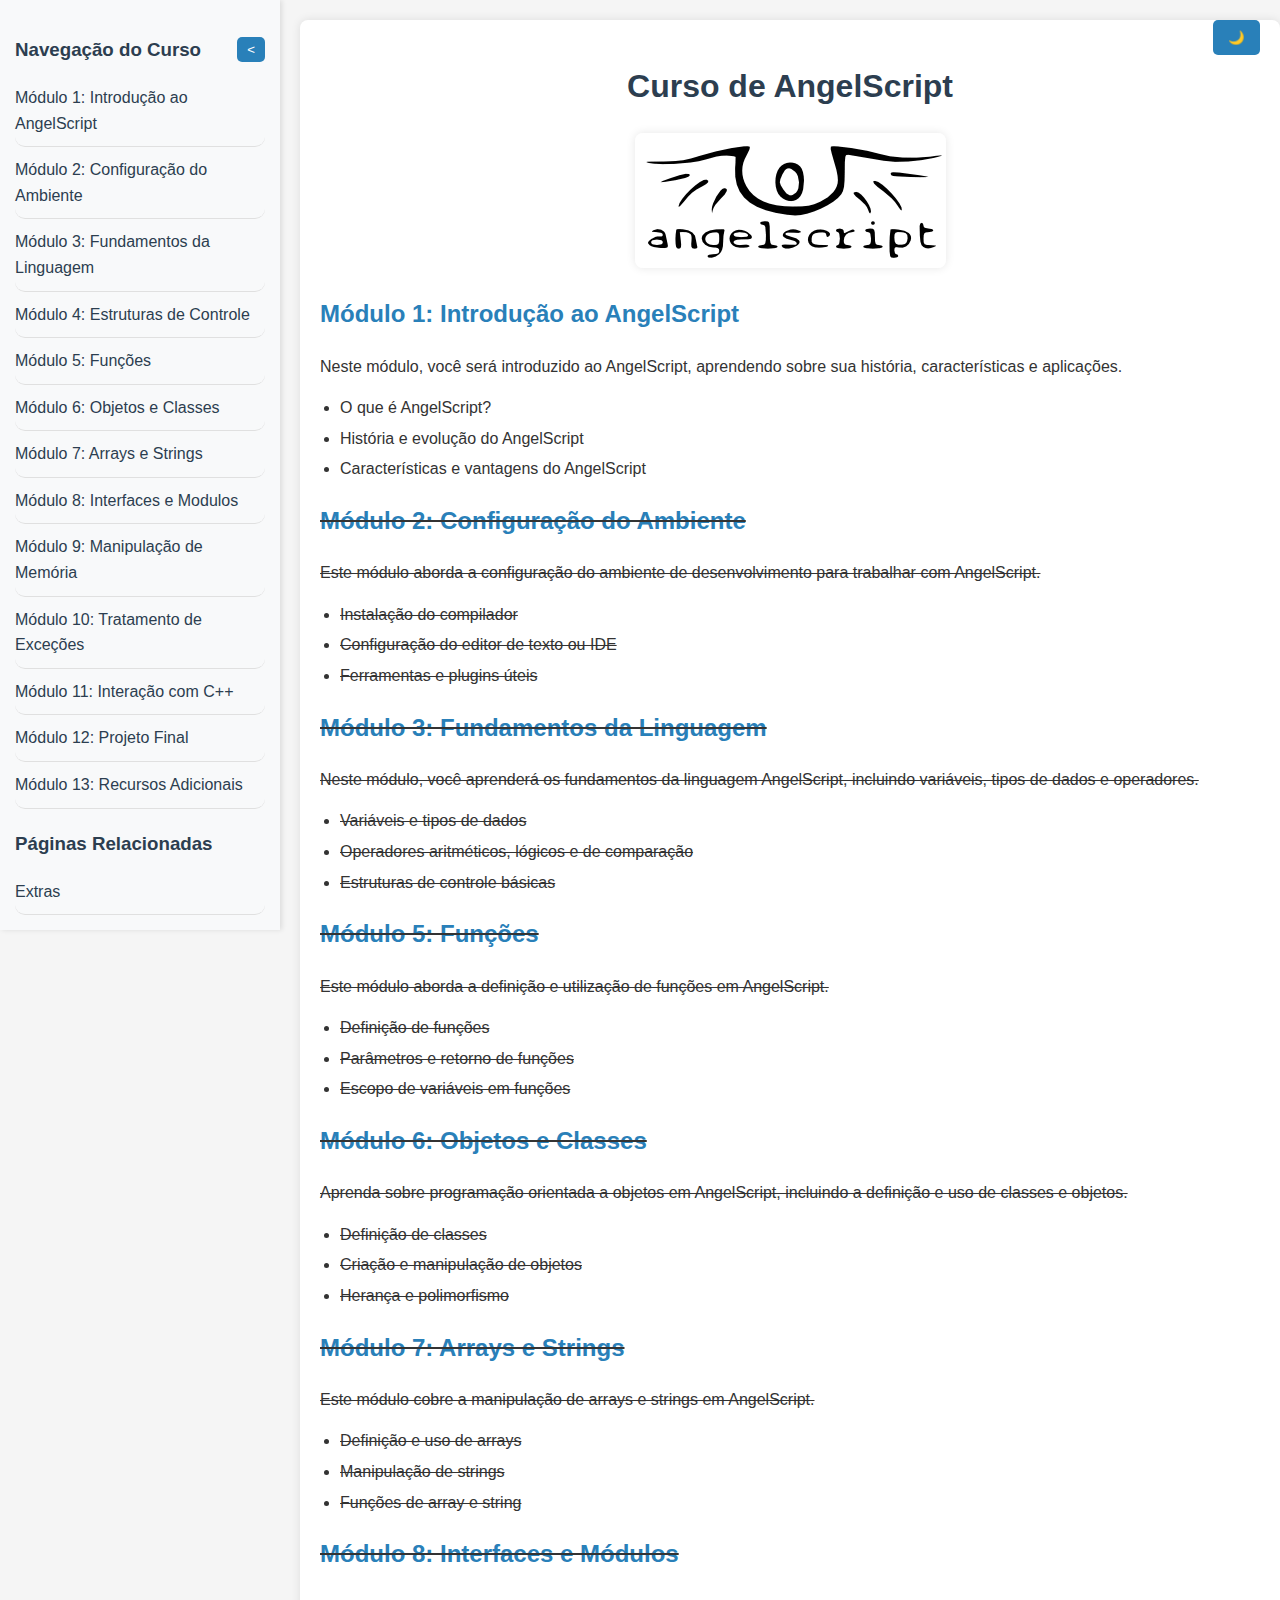
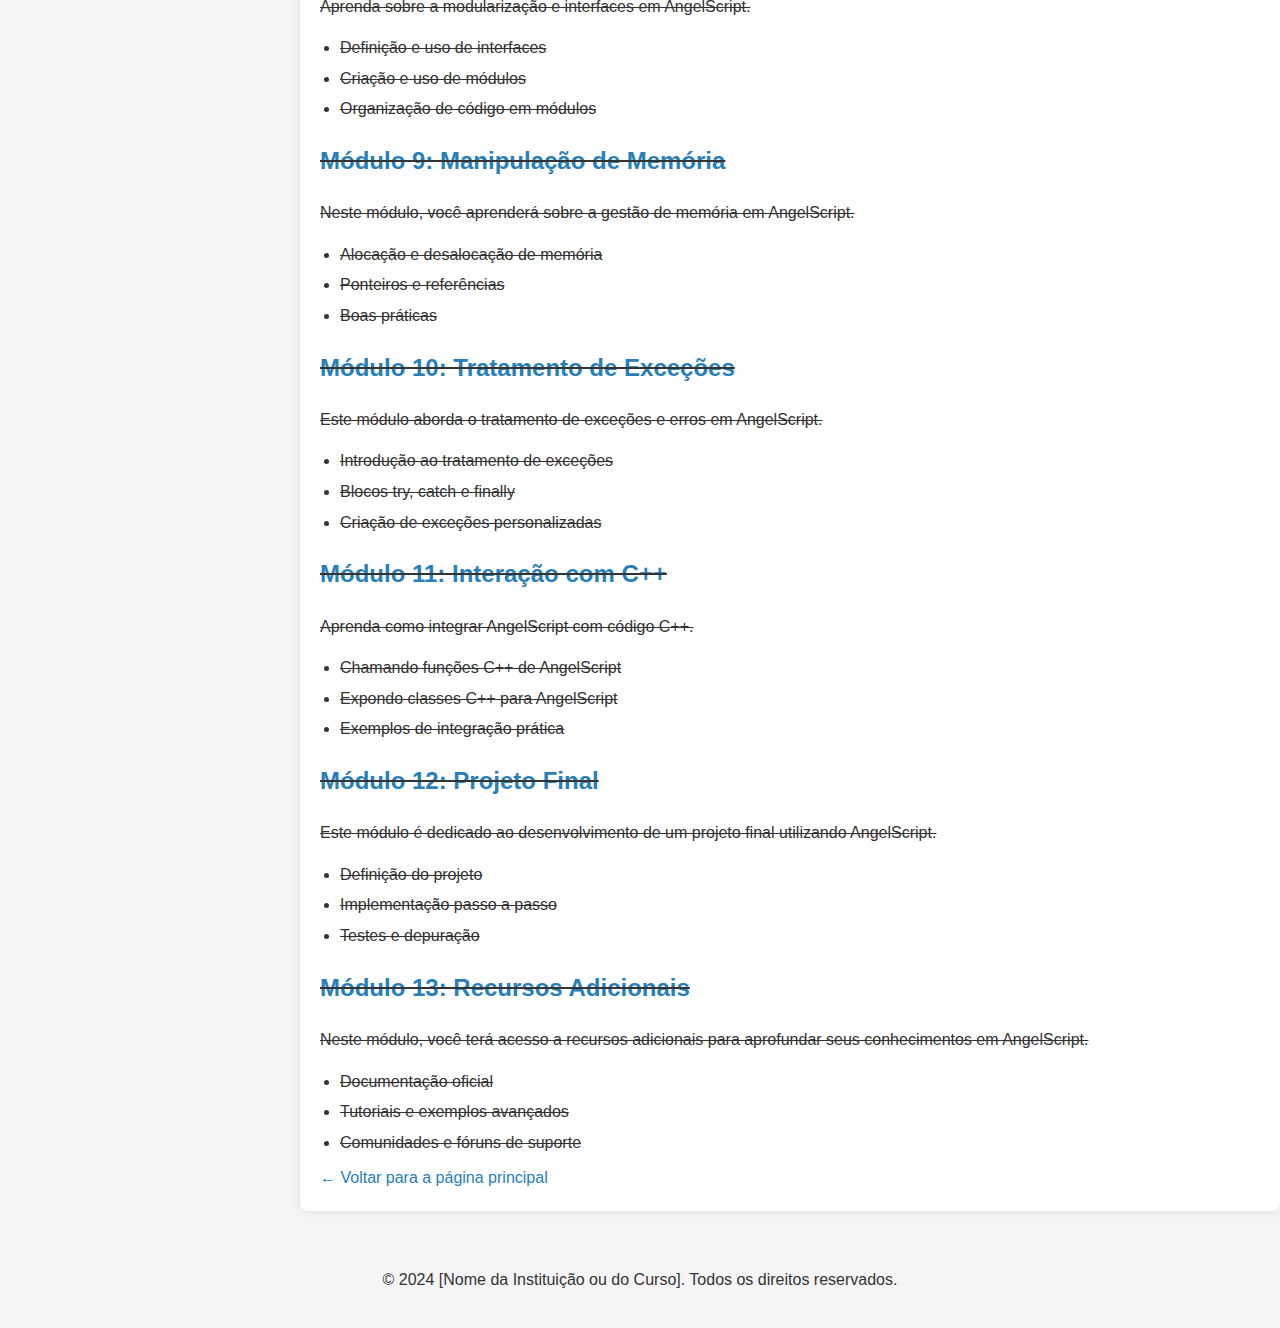
<file: index.html>
<!DOCTYPE html>
<html lang="pt-BR">
<head>
    <meta charset="UTF-8">
    <meta name="viewport" content="width=device-width, initial-scale=1.0">
    <title>Curso de AngelScript</title>
    <link rel="stylesheet" href="styles.css">
    <link rel="icon" href="imagens/angelscriptimage.png" type="image/x-icon">
</head>
<body>
    <!-- Botão para alternar entre modos claro e escuro -->
    <button class="dark-mode-toggle" id="dark-mode-toggle">🌙</button>

    <!-- Botão de Toggle para a Sidebar -->
    <button class="toggle-btn" id="toggle-sidebar">☰ Menu</button>
    
    <!-- Sidebar -->
    <div class="sidebar" id="sidebar">
        <h3>
            Navegação do Curso
            <button class="hide-sidebar-btn" id="hide-sidebar">&lt;</button>
        </h3>
        <nav>
            <a href="#intro">Módulo 1: Introdução ao AngelScript</a>
            <a href="#config">Módulo 2: Configuração do Ambiente</a>
            <a href="#fundamentos">Módulo 3: Fundamentos da Linguagem</a>
            <a href="#estruturas">Módulo 4: Estruturas de Controle</a>
            <a href="#funcoes">Módulo 5: Funções</a>
            <a href="#objetos">Módulo 6: Objetos e Classes</a>
            <a href="#arrays">Módulo 7: Arrays e Strings</a>
            <a href="#interfaces">Módulo 8: Interfaces e Modulos</a>
            <a href="#memoria">Módulo 9: Manipulação de Memória</a>
            <a href="#excecoes">Módulo 10: Tratamento de Exceções</a>
            <a href="#interacao">Módulo 11: Interação com C++</a>
            <a href="#projeto">Módulo 12: Projeto Final</a>
            <a href="#recursos">Módulo 13: Recursos Adicionais</a>
        </nav>
        <h3>Páginas Relacionadas</h3>
        <a href="extras.html">Extras</a>
        <a href="extras2.html">Extras2</a>
    </div>

    <!-- Conteúdo Principal -->
    <div class="container" id="main-content">
        <h1>Curso de AngelScript</h1>

        <!-- Espaço para a imagem -->
        <div class="image-container">
            <img src="imagens/angelscriptimage.png" alt="Imagem do Curso">
        </div>

        <!-- Módulo 1 -->
        <section>
            <h2 id="intro"><a href="introducao.html">Módulo 1: Introdução ao AngelScript</a></h2>
            <p>Neste módulo, você será introduzido ao AngelScript, aprendendo sobre sua história, características e aplicações.</p>
            <ul>
                <li>O que é AngelScript?</li>
                <li>História e evolução do AngelScript</li>
                <li>Características e vantagens do AngelScript</li>
            </ul>
        </section>

        <!-- Módulo 2 -->
        <s><section>
            <h2 id="config">Módulo 2: Configuração do Ambiente</h2>
            <p>Este módulo aborda a configuração do ambiente de desenvolvimento para trabalhar com AngelScript.</p>
            <ul>
                <li>Instalação do compilador</li>
                <li>Configuração do editor de texto ou IDE</li>
                <li>Ferramentas e plugins úteis</li>
            </ul>
        </section>

        <!-- Módulo 3 -->
        <section>
            <h2 id="fundamentos">Módulo 3: Fundamentos da Linguagem</h2>
            <p>Neste módulo, você aprenderá os fundamentos da linguagem AngelScript, incluindo variáveis, tipos de dados e operadores.</p>
            <ul>
                <li>Variáveis e tipos de dados</li>
                <li>Operadores aritméticos, lógicos e de comparação</li>
                <li>Estruturas de controle básicas</li>
            </ul>
        </section>

        <!-- Módulo 5 -->
        <section>
            <h2 id="funcoes">Módulo 5: Funções</h2>
            <p>Este módulo aborda a definição e utilização de funções em AngelScript.</p>
            <ul>
                <li>Definição de funções</li>
                <li>Parâmetros e retorno de funções</li>
                <li>Escopo de variáveis em funções</li>
            </ul>
        </section>

        <!-- Módulo 6 -->
        <section>
            <h2 id="objetos">Módulo 6: Objetos e Classes</h2>
            <p>Aprenda sobre programação orientada a objetos em AngelScript, incluindo a definição e uso de classes e objetos.</p>
            <ul>
                <li>Definição de classes</li>
                <li>Criação e manipulação de objetos</li>
                <li>Herança e polimorfismo</li>
            </ul>
        </section>

        <!-- Módulo 7 -->
        <section>
            <h2 id="arrays">Módulo 7: Arrays e Strings</h2>
            <p>Este módulo cobre a manipulação de arrays e strings em AngelScript.</p>
            <ul>
                <li>Definição e uso de arrays</li>
                <li>Manipulação de strings</li>
                <li>Funções de array e string</li>
            </ul>
        </section>

        <!-- Módulo 8 -->
        <section>
            <h2 id="interfaces">Módulo 8: Interfaces e Módulos</h2>
            <p>Aprenda sobre a modularização e interfaces em AngelScript.</p>
            <ul>
                <li>Definição e uso de interfaces</li>
                <li>Criação e uso de módulos</li>
                <li>Organização de código em módulos</li>
            </ul>
        </section>

        <!-- Módulo 9 -->
        <section>
            <h2 id="memoria">Módulo 9: Manipulação de Memória</h2>
            <p>Neste módulo, você aprenderá sobre a gestão de memória em AngelScript.</p>
            <ul>
                <li>Alocação e desalocação de memória</li>
                <li>Ponteiros e referências</li>
                <li>Boas práticas</li>
            </ul>
        </section>

        <!-- Módulo 10 -->
        <section>
            <h2 id="excecoes">Módulo 10: Tratamento de Exceções</h2>
            <p>Este módulo aborda o tratamento de exceções e erros em AngelScript.</p>
            <ul>
                <li>Introdução ao tratamento de exceções</li>
                <li>Blocos try, catch e finally</li>
                <li>Criação de exceções personalizadas</li>
            </ul>
        </section>

        <!-- Módulo 11 -->
        <section>
            <h2 id="interacao">Módulo 11: Interação com C++</h2>
            <p>Aprenda como integrar AngelScript com código C++.</p>
            <ul>
                <li>Chamando funções C++ de AngelScript</li>
                <li>Expondo classes C++ para AngelScript</li>
                <li>Exemplos de integração prática</li>
            </ul>
        </section>

        <!-- Módulo 12 -->
        <section>
            <h2 id="projeto">Módulo 12: Projeto Final</h2>
            <p>Este módulo é dedicado ao desenvolvimento de um projeto final utilizando AngelScript.</p>
            <ul>
                <li>Definição do projeto</li>
                <li>Implementação passo a passo</li>
                <li>Testes e depuração</li>
            </ul>
        </section>

        <!-- Módulo 13 -->
        <section>
            <h2 id="recursos">Módulo 13: Recursos Adicionais</h2>
            <p>Neste módulo, você terá acesso a recursos adicionais para aprofundar seus conhecimentos em AngelScript.</p>
            <ul>
                <li>Documentação oficial</li>
                <li>Tutoriais e exemplos avançados</li>
                <li>Comunidades e fóruns de suporte</li>
            </ul>
        </section></s>

        <!-- Link de Retorno -->
        <a href="index.html">← Voltar para a página principal</a>
        
    </div>

    <footer>
        <p>&copy; 2024 [Nome da Instituição ou do Curso]. Todos os direitos reservados.</p>
    </footer>

    <script src="scripts.js"></script>
</body>
</html>
</file>
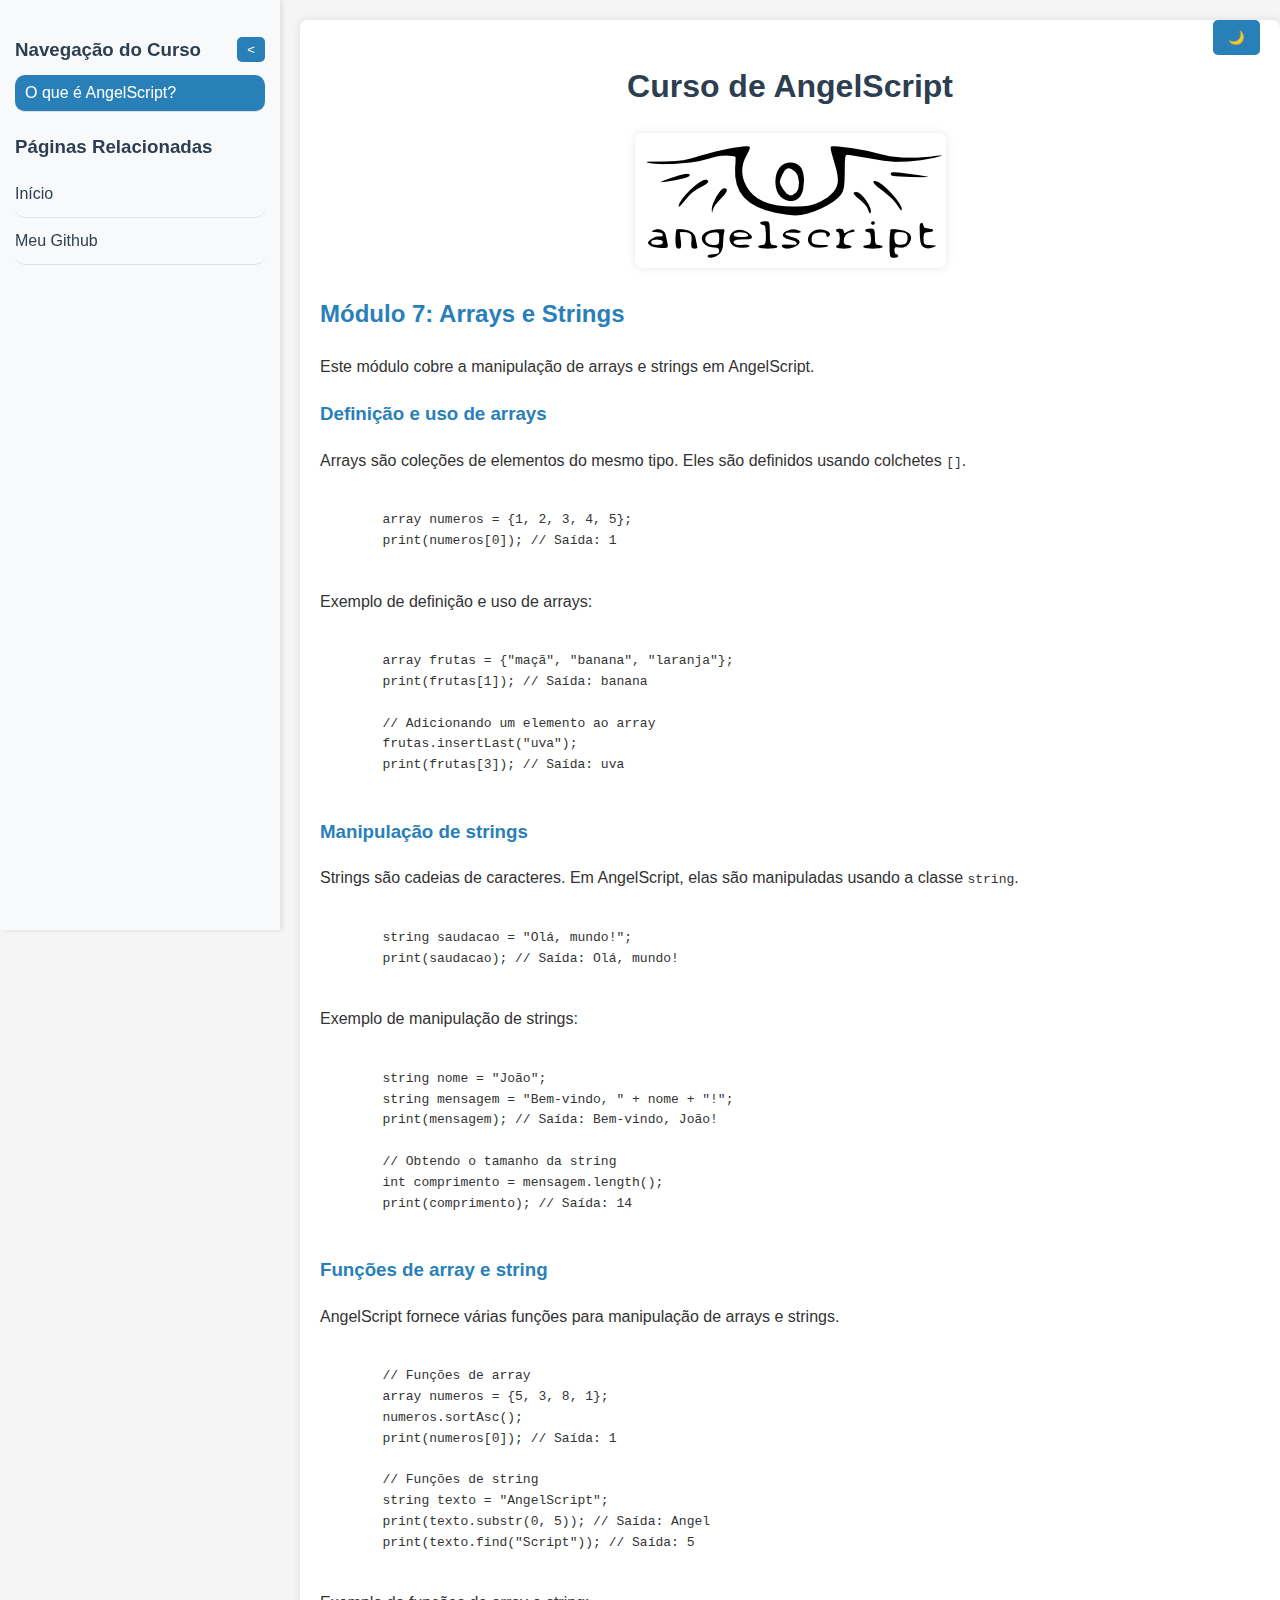
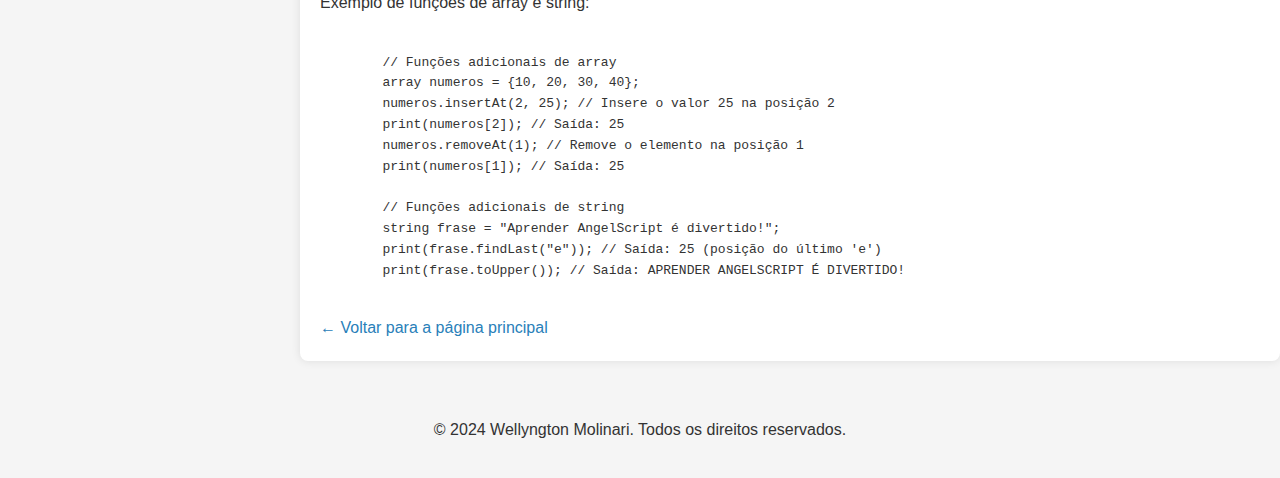
<file: arrays.html>
<!DOCTYPE html>
<html lang="pt-BR">
<head>
    <meta charset="UTF-8">
    <meta name="viewport" content="width=device-width, initial-scale=1.0">
    <title>Curso de AngelScript</title>
    <link rel="stylesheet" href="styles.css">
    <link rel="icon" href="imagens/angelscriptimage.png" type="image/x-icon">
</head>
<body>
    <!-- Botão para alternar entre modos claro e escuro -->
    <button class="dark-mode-toggle" id="dark-mode-toggle">🌙</button>

    <!-- Botão de Toggle para a Sidebar -->
    <button class="toggle-btn" id="toggle-sidebar">☰ Menu</button>
    
    <!-- Sidebar -->
    <div class="sidebar" id="sidebar">
        <h3>
            Navegação do Curso
            <button class="hide-sidebar-btn" id="hide-sidebar">&lt;</button>
        </h3>
        <nav>
            <a href="#section1">O que é AngelScript?</a>
        </nav>
        <h3>Páginas Relacionadas</h3>
        <a href="index.html">Início</a>
        <a href="https://github.com/WellyngtonMolinari" target="_blank">Meu Github</a>
    </div>

    <!-- Conteúdo Principal -->
    <div class="container" id="main-content">
        <h1>Curso de AngelScript</h1>

        <!-- Espaço para a imagem -->
        <div class="image-container">
            <img src="imagens/angelscriptimage.png" alt="Imagem do Curso">
        </div>

        <!-- Seção 7: Arrays e Strings -->
        <section>
            <h2 id="arrays">Módulo 7: Arrays e Strings</h2>
            <p>Este módulo cobre a manipulação de arrays e strings em AngelScript.</p>

            <!-- Definição e uso de arrays -->
            <h3>Definição e uso de arrays</h3>
            <p>Arrays são coleções de elementos do mesmo tipo. Eles são definidos usando colchetes <code>[]</code>.</p>
            <pre><code class="language-angelscript">
        array<int> numeros = {1, 2, 3, 4, 5};
        print(numeros[0]); // Saída: 1
            </code></pre>
            <p>Exemplo de definição e uso de arrays:</p>
            <pre><code class="language-angelscript">
        array<string> frutas = {"maçã", "banana", "laranja"};
        print(frutas[1]); // Saída: banana

        // Adicionando um elemento ao array
        frutas.insertLast("uva");
        print(frutas[3]); // Saída: uva
            </code></pre>

            <!-- Manipulação de strings -->
            <h3>Manipulação de strings</h3>
            <p>Strings são cadeias de caracteres. Em AngelScript, elas são manipuladas usando a classe <code>string</code>.</p>
            <pre><code class="language-angelscript">
        string saudacao = "Olá, mundo!";
        print(saudacao); // Saída: Olá, mundo!
            </code></pre>
            <p>Exemplo de manipulação de strings:</p>
            <pre><code class="language-angelscript">
        string nome = "João";
        string mensagem = "Bem-vindo, " + nome + "!";
        print(mensagem); // Saída: Bem-vindo, João!

        // Obtendo o tamanho da string
        int comprimento = mensagem.length();
        print(comprimento); // Saída: 14
            </code></pre>

            <!-- Funções de array e string -->
            <h3>Funções de array e string</h3>
            <p>AngelScript fornece várias funções para manipulação de arrays e strings.</p>
            <pre><code class="language-angelscript">
        // Funções de array
        array<int> numeros = {5, 3, 8, 1};
        numeros.sortAsc();
        print(numeros[0]); // Saída: 1

        // Funções de string
        string texto = "AngelScript";
        print(texto.substr(0, 5)); // Saída: Angel
        print(texto.find("Script")); // Saída: 5
            </code></pre>
            <p>Exemplo de funções de array e string:</p>
            <pre><code class="language-angelscript">
        // Funções adicionais de array
        array<int> numeros = {10, 20, 30, 40};
        numeros.insertAt(2, 25); // Insere o valor 25 na posição 2
        print(numeros[2]); // Saída: 25
        numeros.removeAt(1); // Remove o elemento na posição 1
        print(numeros[1]); // Saída: 25

        // Funções adicionais de string
        string frase = "Aprender AngelScript é divertido!";
        print(frase.findLast("e")); // Saída: 25 (posição do último 'e')
        print(frase.toUpper()); // Saída: APRENDER ANGELSCRIPT É DIVERTIDO!
            </code></pre>
        </section>



        <!-- Link de Retorno -->
        <a href="index.html">← Voltar para a página principal</a>
        
    </div>

    <footer>
        <p>&copy; 2024 Wellyngton Molinari. Todos os direitos reservados.</p>
    </footer>

    <script src="scripts.js"></script>
</body>
</html>
</file>
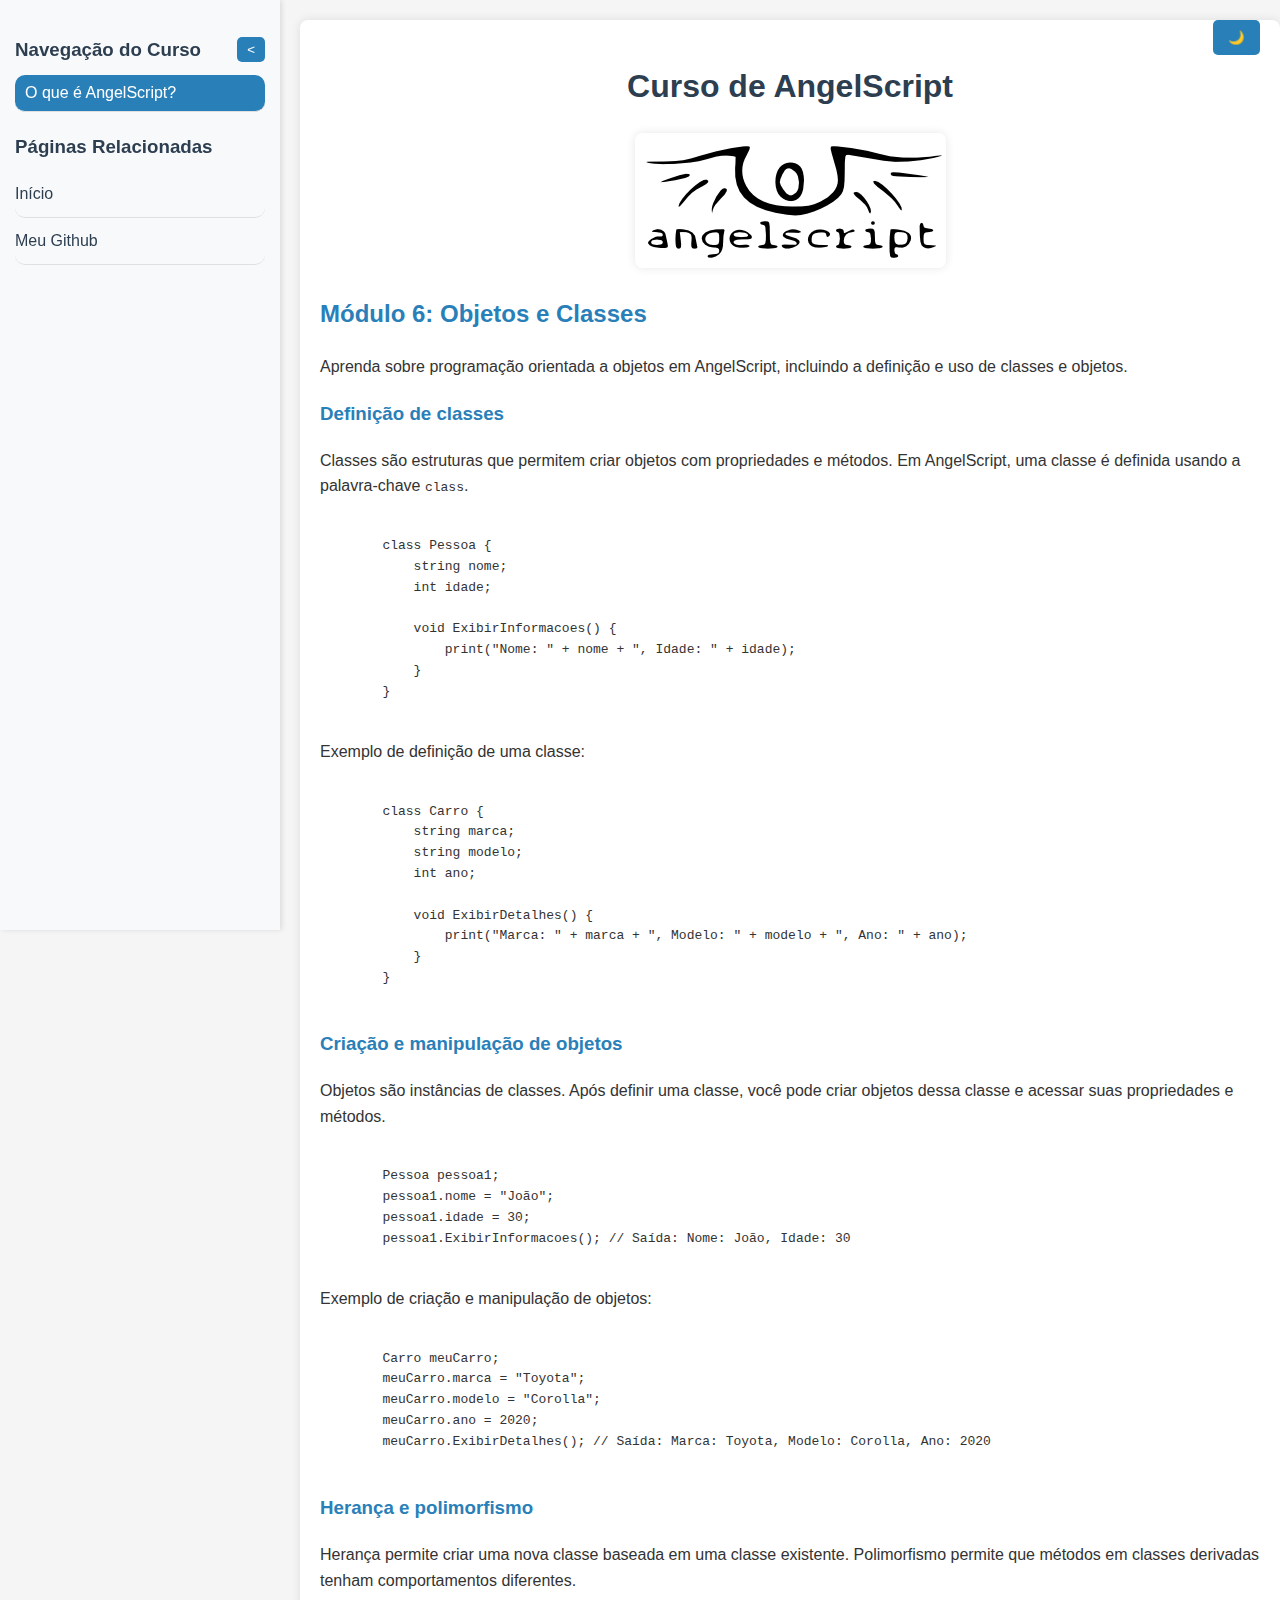
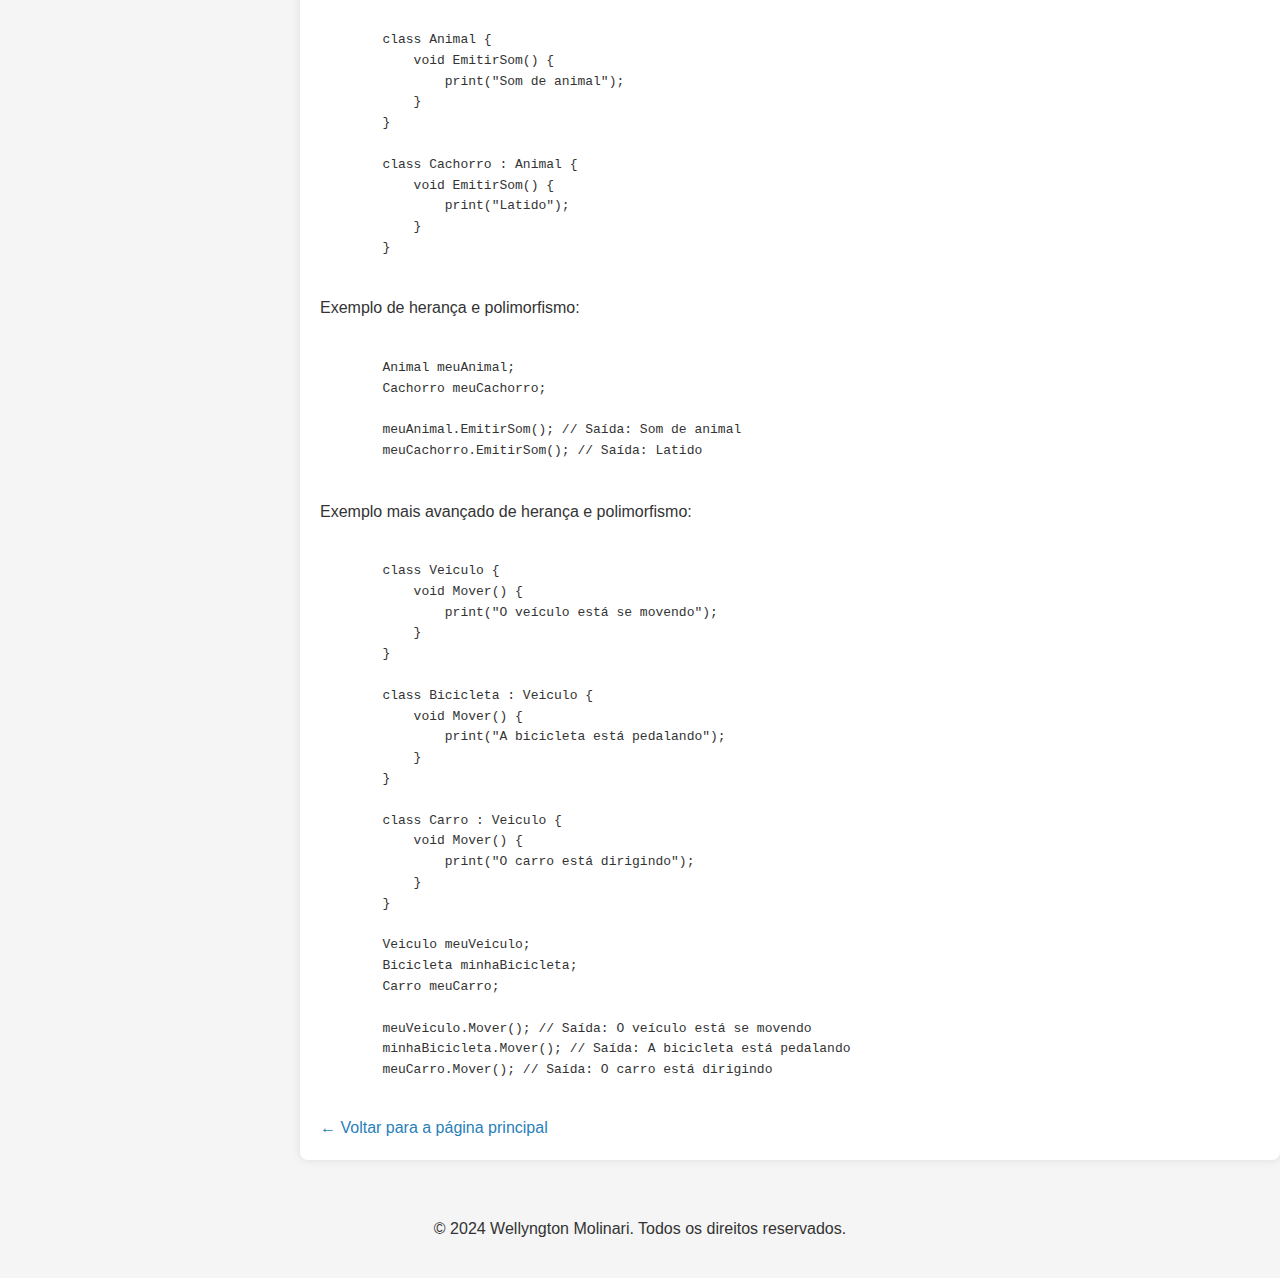
<file: classes.html>
<!DOCTYPE html>
<html lang="pt-BR">
<head>
    <meta charset="UTF-8">
    <meta name="viewport" content="width=device-width, initial-scale=1.0">
    <title>Curso de AngelScript</title>
    <link rel="stylesheet" href="styles.css">
    <link rel="icon" href="imagens/angelscriptimage.png" type="image/x-icon">
</head>
<body>
    <!-- Botão para alternar entre modos claro e escuro -->
    <button class="dark-mode-toggle" id="dark-mode-toggle">🌙</button>

    <!-- Botão de Toggle para a Sidebar -->
    <button class="toggle-btn" id="toggle-sidebar">☰ Menu</button>
    
    <!-- Sidebar -->
    <div class="sidebar" id="sidebar">
        <h3>
            Navegação do Curso
            <button class="hide-sidebar-btn" id="hide-sidebar">&lt;</button>
        </h3>
        <nav>
            <a href="#section1">O que é AngelScript?</a>
        </nav>
        <h3>Páginas Relacionadas</h3>
        <a href="index.html">Início</a>
        <a href="https://github.com/WellyngtonMolinari" target="_blank">Meu Github</a>
    </div>

    <!-- Conteúdo Principal -->
    <div class="container" id="main-content">
        <h1>Curso de AngelScript</h1>

        <!-- Espaço para a imagem -->
        <div class="image-container">
            <img src="imagens/angelscriptimage.png" alt="Imagem do Curso">
        </div>

        <!-- Seção 6: Objetos e Classes -->
        <section>
            <h2 id="objetos">Módulo 6: Objetos e Classes</h2>
            <p>Aprenda sobre programação orientada a objetos em AngelScript, incluindo a definição e uso de classes e objetos.</p>

            <!-- Definição de classes -->
            <h3>Definição de classes</h3>
            <p>Classes são estruturas que permitem criar objetos com propriedades e métodos. Em AngelScript, uma classe é definida usando a palavra-chave <code>class</code>.</p>
            <pre><code class="language-angelscript">
        class Pessoa {
            string nome;
            int idade;

            void ExibirInformacoes() {
                print("Nome: " + nome + ", Idade: " + idade);
            }
        }
            </code></pre>
            <p>Exemplo de definição de uma classe:</p>
            <pre><code class="language-angelscript">
        class Carro {
            string marca;
            string modelo;
            int ano;

            void ExibirDetalhes() {
                print("Marca: " + marca + ", Modelo: " + modelo + ", Ano: " + ano);
            }
        }
            </code></pre>

            <!-- Criação e manipulação de objetos -->
            <h3>Criação e manipulação de objetos</h3>
            <p>Objetos são instâncias de classes. Após definir uma classe, você pode criar objetos dessa classe e acessar suas propriedades e métodos.</p>
            <pre><code class="language-angelscript">
        Pessoa pessoa1;
        pessoa1.nome = "João";
        pessoa1.idade = 30;
        pessoa1.ExibirInformacoes(); // Saída: Nome: João, Idade: 30
            </code></pre>
            <p>Exemplo de criação e manipulação de objetos:</p>
            <pre><code class="language-angelscript">
        Carro meuCarro;
        meuCarro.marca = "Toyota";
        meuCarro.modelo = "Corolla";
        meuCarro.ano = 2020;
        meuCarro.ExibirDetalhes(); // Saída: Marca: Toyota, Modelo: Corolla, Ano: 2020
            </code></pre>

            <!-- Herança e polimorfismo -->
            <h3>Herança e polimorfismo</h3>
            <p>Herança permite criar uma nova classe baseada em uma classe existente. Polimorfismo permite que métodos em classes derivadas tenham comportamentos diferentes.</p>
            <pre><code class="language-angelscript">
        class Animal {
            void EmitirSom() {
                print("Som de animal");
            }
        }

        class Cachorro : Animal {
            void EmitirSom() {
                print("Latido");
            }
        }
            </code></pre>
            <p>Exemplo de herança e polimorfismo:</p>
            <pre><code class="language-angelscript">
        Animal meuAnimal;
        Cachorro meuCachorro;

        meuAnimal.EmitirSom(); // Saída: Som de animal
        meuCachorro.EmitirSom(); // Saída: Latido
            </code></pre>
            <p>Exemplo mais avançado de herança e polimorfismo:</p>
            <pre><code class="language-angelscript">
        class Veiculo {
            void Mover() {
                print("O veículo está se movendo");
            }
        }

        class Bicicleta : Veiculo {
            void Mover() {
                print("A bicicleta está pedalando");
            }
        }

        class Carro : Veiculo {
            void Mover() {
                print("O carro está dirigindo");
            }
        }

        Veiculo meuVeiculo;
        Bicicleta minhaBicicleta;
        Carro meuCarro;

        meuVeiculo.Mover(); // Saída: O veículo está se movendo
        minhaBicicleta.Mover(); // Saída: A bicicleta está pedalando
        meuCarro.Mover(); // Saída: O carro está dirigindo
            </code></pre>
        </section>

        <!-- Link de Retorno -->
        <a href="index.html">← Voltar para a página principal</a>
        
    </div>

    <footer>
        <p>&copy; 2024 Wellyngton Molinari. Todos os direitos reservados.</p>
    </footer>

    <script src="scripts.js"></script>
</body>
</html>
</file>
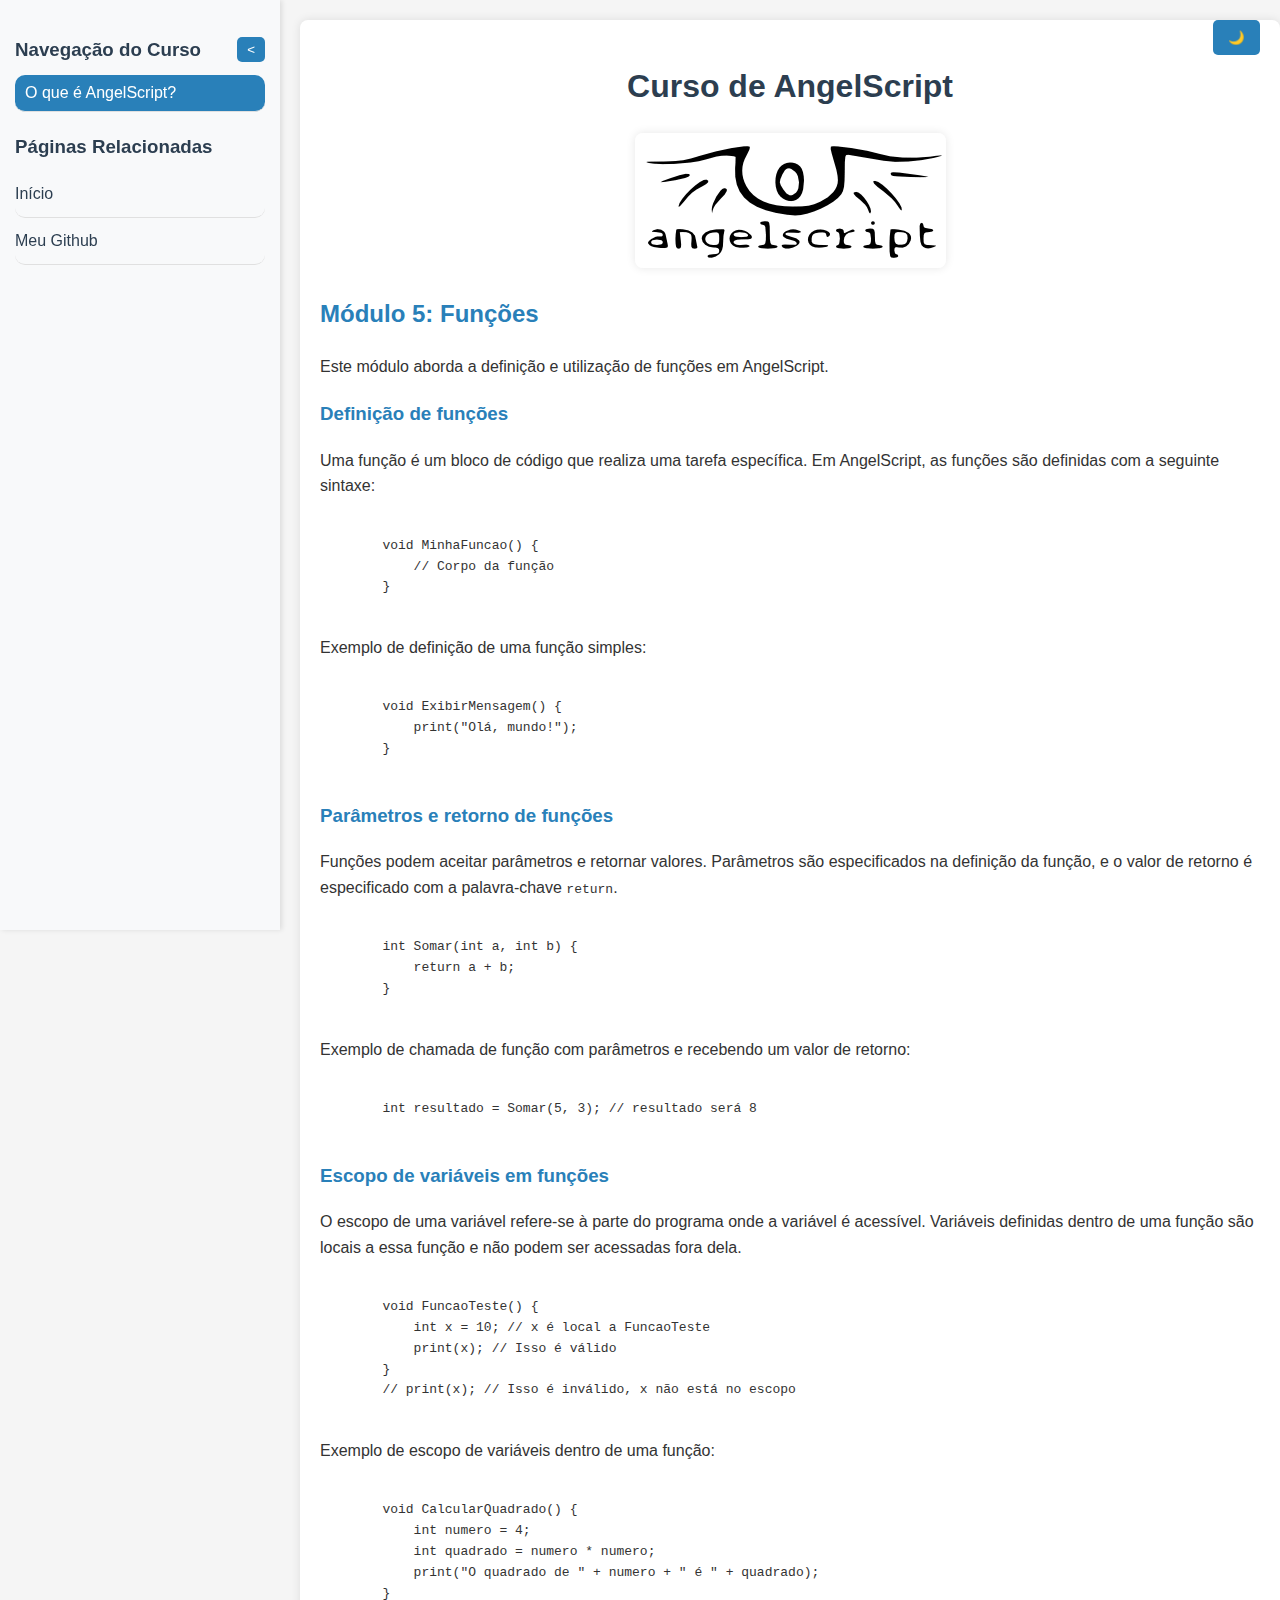
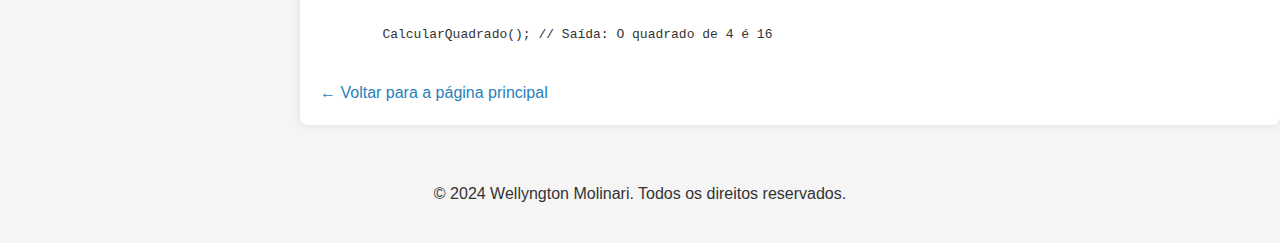
<file: funcoes.html>
<!DOCTYPE html>
<html lang="pt-BR">
<head>
    <meta charset="UTF-8">
    <meta name="viewport" content="width=device-width, initial-scale=1.0">
    <title>Curso de AngelScript</title>
    <link rel="stylesheet" href="styles.css">
    <link rel="icon" href="imagens/angelscriptimage.png" type="image/x-icon">
</head>
<body>
    <!-- Botão para alternar entre modos claro e escuro -->
    <button class="dark-mode-toggle" id="dark-mode-toggle">🌙</button>

    <!-- Botão de Toggle para a Sidebar -->
    <button class="toggle-btn" id="toggle-sidebar">☰ Menu</button>
    
    <!-- Sidebar -->
    <div class="sidebar" id="sidebar">
        <h3>
            Navegação do Curso
            <button class="hide-sidebar-btn" id="hide-sidebar">&lt;</button>
        </h3>
        <nav>
            <a href="#section1">O que é AngelScript?</a>
        </nav>
        <h3>Páginas Relacionadas</h3>
        <a href="index.html">Início</a>
        <a href="https://github.com/WellyngtonMolinari" target="_blank">Meu Github</a>
    </div>

    <!-- Conteúdo Principal -->
    <div class="container" id="main-content">
        <h1>Curso de AngelScript</h1>

        <!-- Espaço para a imagem -->
        <div class="image-container">
            <img src="imagens/angelscriptimage.png" alt="Imagem do Curso">
        </div>

        <!-- Seção 5: Funções -->
        <section>
            <h2 id="funcoes">Módulo 5: Funções</h2>
            <p>Este módulo aborda a definição e utilização de funções em AngelScript.</p>

            <!-- Definição de funções -->
            <h3>Definição de funções</h3>
            <p>Uma função é um bloco de código que realiza uma tarefa específica. Em AngelScript, as funções são definidas com a seguinte sintaxe:</p>
            <pre><code class="language-angelscript">
        void MinhaFuncao() {
            // Corpo da função
        }
            </code></pre>
            <p>Exemplo de definição de uma função simples:</p>
            <pre><code class="language-angelscript">
        void ExibirMensagem() {
            print("Olá, mundo!");
        }
            </code></pre>

            <!-- Parâmetros e retorno de funções -->
            <h3>Parâmetros e retorno de funções</h3>
            <p>Funções podem aceitar parâmetros e retornar valores. Parâmetros são especificados na definição da função, e o valor de retorno é especificado com a palavra-chave <code>return</code>.</p>
            <pre><code class="language-angelscript">
        int Somar(int a, int b) {
            return a + b;
        }
            </code></pre>
            <p>Exemplo de chamada de função com parâmetros e recebendo um valor de retorno:</p>
            <pre><code class="language-angelscript">
        int resultado = Somar(5, 3); // resultado será 8
            </code></pre>

            <!-- Escopo de variáveis em funções -->
            <h3>Escopo de variáveis em funções</h3>
            <p>O escopo de uma variável refere-se à parte do programa onde a variável é acessível. Variáveis definidas dentro de uma função são locais a essa função e não podem ser acessadas fora dela.</p>
            <pre><code class="language-angelscript">
        void FuncaoTeste() {
            int x = 10; // x é local a FuncaoTeste
            print(x); // Isso é válido
        }
        // print(x); // Isso é inválido, x não está no escopo
            </code></pre>
            <p>Exemplo de escopo de variáveis dentro de uma função:</p>
            <pre><code class="language-angelscript">
        void CalcularQuadrado() {
            int numero = 4;
            int quadrado = numero * numero;
            print("O quadrado de " + numero + " é " + quadrado);
        }

        CalcularQuadrado(); // Saída: O quadrado de 4 é 16
            </code></pre>
        </section>



        <!-- Link de Retorno -->
        <a href="index.html">← Voltar para a página principal</a>
        
    </div>

    <footer>
        <p>&copy; 2024 Wellyngton Molinari. Todos os direitos reservados.</p>
    </footer>

    <script src="scripts.js"></script>
</body>
</html>
</file>
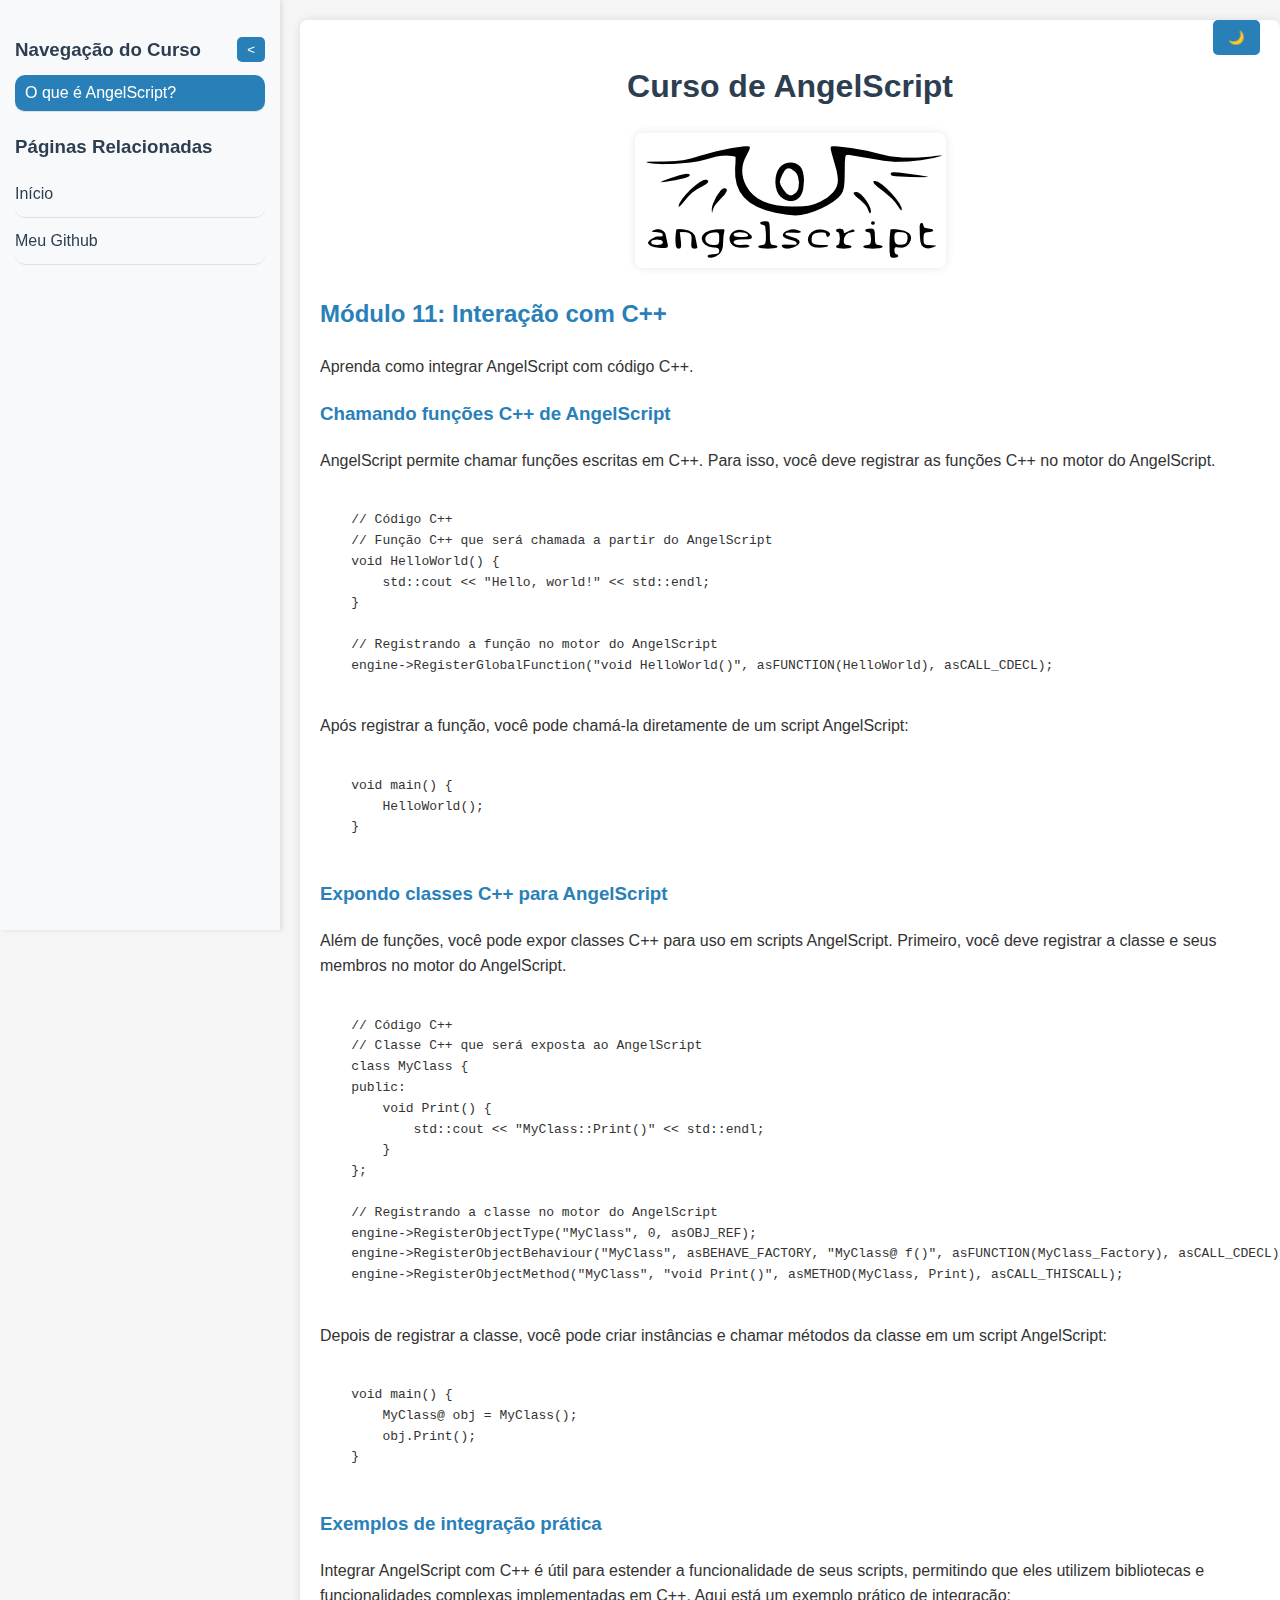
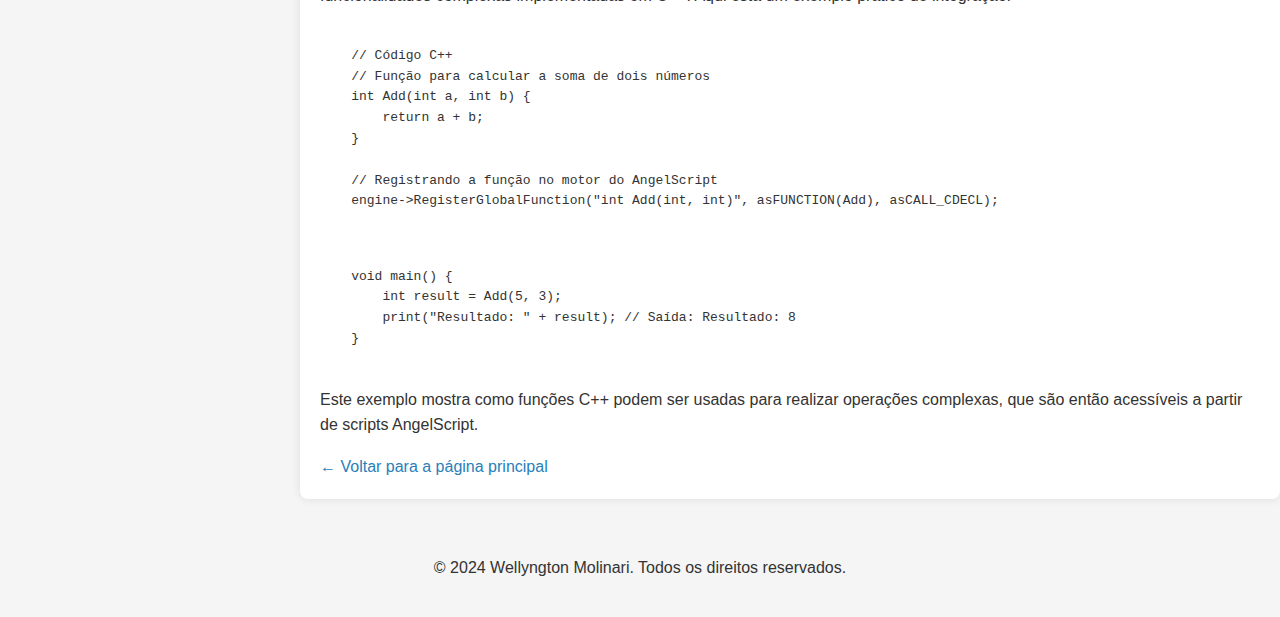
<file: interacao.html>
<!DOCTYPE html>
<html lang="pt-BR">
<head>
    <meta charset="UTF-8">
    <meta name="viewport" content="width=device-width, initial-scale=1.0">
    <title>Curso de AngelScript</title>
    <link rel="stylesheet" href="styles.css">
    <link rel="icon" href="imagens/angelscriptimage.png" type="image/x-icon">
</head>
<body>
    <!-- Botão para alternar entre modos claro e escuro -->
    <button class="dark-mode-toggle" id="dark-mode-toggle">🌙</button>

    <!-- Botão de Toggle para a Sidebar -->
    <button class="toggle-btn" id="toggle-sidebar">☰ Menu</button>
    
    <!-- Sidebar -->
    <div class="sidebar" id="sidebar">
        <h3>
            Navegação do Curso
            <button class="hide-sidebar-btn" id="hide-sidebar">&lt;</button>
        </h3>
        <nav>
            <a href="#section1">O que é AngelScript?</a>
        </nav>
        <h3>Páginas Relacionadas</h3>
        <a href="index.html">Início</a>
        <a href="https://github.com/WellyngtonMolinari" target="_blank">Meu Github</a>
    </div>

    <!-- Conteúdo Principal -->
    <div class="container" id="main-content">
        <h1>Curso de AngelScript</h1>

        <!-- Espaço para a imagem -->
        <div class="image-container">
            <img src="imagens/angelscriptimage.png" alt="Imagem do Curso">
        </div>

    <!-- Módulo 11: Interação com C++ -->
    <section>
        <h2 id="interacao">Módulo 11: Interação com C++</h2>
        <p>Aprenda como integrar AngelScript com código C++.</p>
    
        <!-- Chamando funções C++ de AngelScript -->
        <h3>Chamando funções C++ de AngelScript</h3>
        <p>AngelScript permite chamar funções escritas em C++. Para isso, você deve registrar as funções C++ no motor do AngelScript.</p>
        <pre><code class="language-cpp">
    // Código C++
    // Função C++ que será chamada a partir do AngelScript
    void HelloWorld() {
        std::cout << "Hello, world!" << std::endl;
    }
    
    // Registrando a função no motor do AngelScript
    engine->RegisterGlobalFunction("void HelloWorld()", asFUNCTION(HelloWorld), asCALL_CDECL);
        </code></pre>
        <p>Após registrar a função, você pode chamá-la diretamente de um script AngelScript:</p>
        <pre><code class="language-angelscript">
    void main() {
        HelloWorld();
    }
        </code></pre>
    
        <!-- Expondo classes C++ para AngelScript -->
        <h3>Expondo classes C++ para AngelScript</h3>
        <p>Além de funções, você pode expor classes C++ para uso em scripts AngelScript. Primeiro, você deve registrar a classe e seus membros no motor do AngelScript.</p>
        <pre><code class="language-cpp">
    // Código C++
    // Classe C++ que será exposta ao AngelScript
    class MyClass {
    public:
        void Print() {
            std::cout << "MyClass::Print()" << std::endl;
        }
    };
    
    // Registrando a classe no motor do AngelScript
    engine->RegisterObjectType("MyClass", 0, asOBJ_REF);
    engine->RegisterObjectBehaviour("MyClass", asBEHAVE_FACTORY, "MyClass@ f()", asFUNCTION(MyClass_Factory), asCALL_CDECL);
    engine->RegisterObjectMethod("MyClass", "void Print()", asMETHOD(MyClass, Print), asCALL_THISCALL);
        </code></pre>
        <p>Depois de registrar a classe, você pode criar instâncias e chamar métodos da classe em um script AngelScript:</p>
        <pre><code class="language-angelscript">
    void main() {
        MyClass@ obj = MyClass();
        obj.Print();
    }
        </code></pre>
    
        <!-- Exemplos de integração prática -->
        <h3>Exemplos de integração prática</h3>
        <p>Integrar AngelScript com C++ é útil para estender a funcionalidade de seus scripts, permitindo que eles utilizem bibliotecas e funcionalidades complexas implementadas em C++. Aqui está um exemplo prático de integração:</p>
        <pre><code class="language-cpp">
    // Código C++
    // Função para calcular a soma de dois números
    int Add(int a, int b) {
        return a + b;
    }
    
    // Registrando a função no motor do AngelScript
    engine->RegisterGlobalFunction("int Add(int, int)", asFUNCTION(Add), asCALL_CDECL);
        </code></pre>
        <pre><code class="language-angelscript">
    void main() {
        int result = Add(5, 3);
        print("Resultado: " + result); // Saída: Resultado: 8
    }
        </code></pre>
        <p>Este exemplo mostra como funções C++ podem ser usadas para realizar operações complexas, que são então acessíveis a partir de scripts AngelScript.</p>
    </section>


        <!-- Link de Retorno -->
        <a href="index.html">← Voltar para a página principal</a>
        
    </div>

    <footer>
        <p>&copy; 2024 Wellyngton Molinari. Todos os direitos reservados.</p>
    </footer>

    <script src="scripts.js"></script>
</body>
</html>
</file>
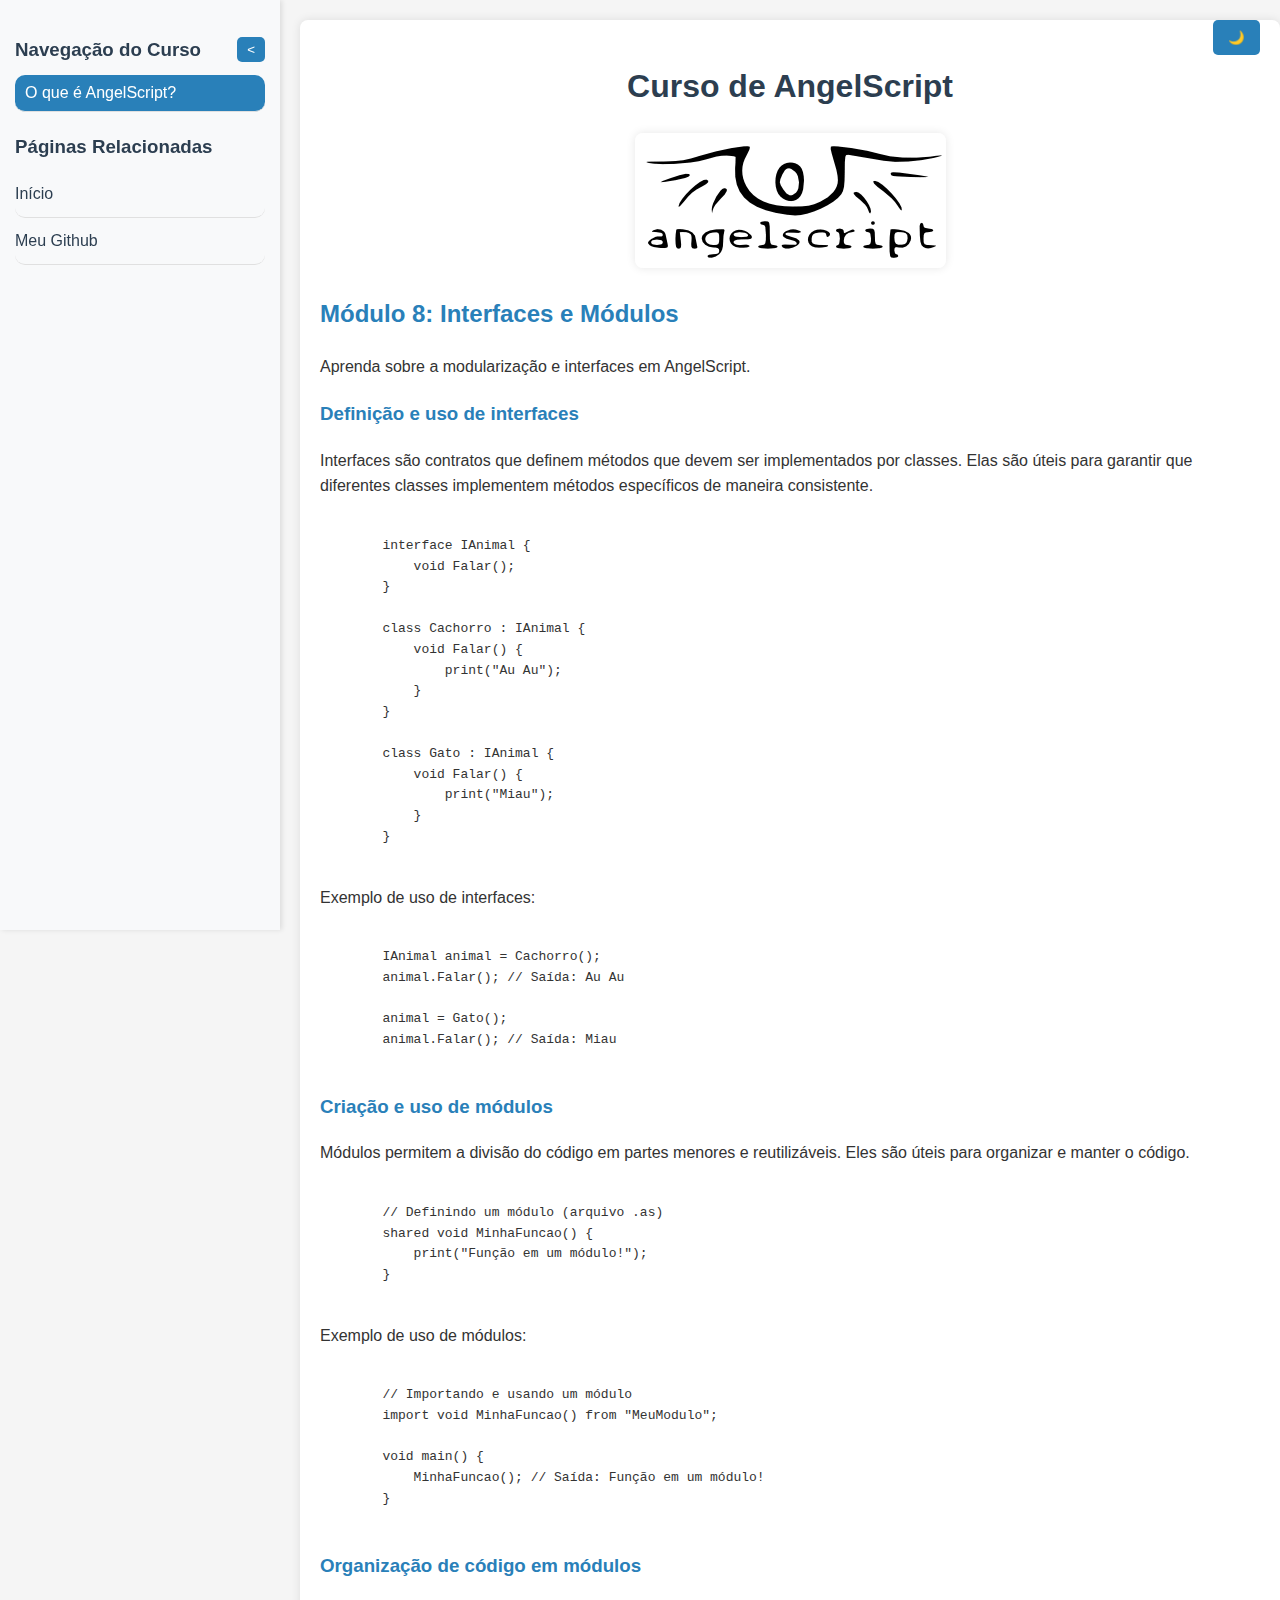
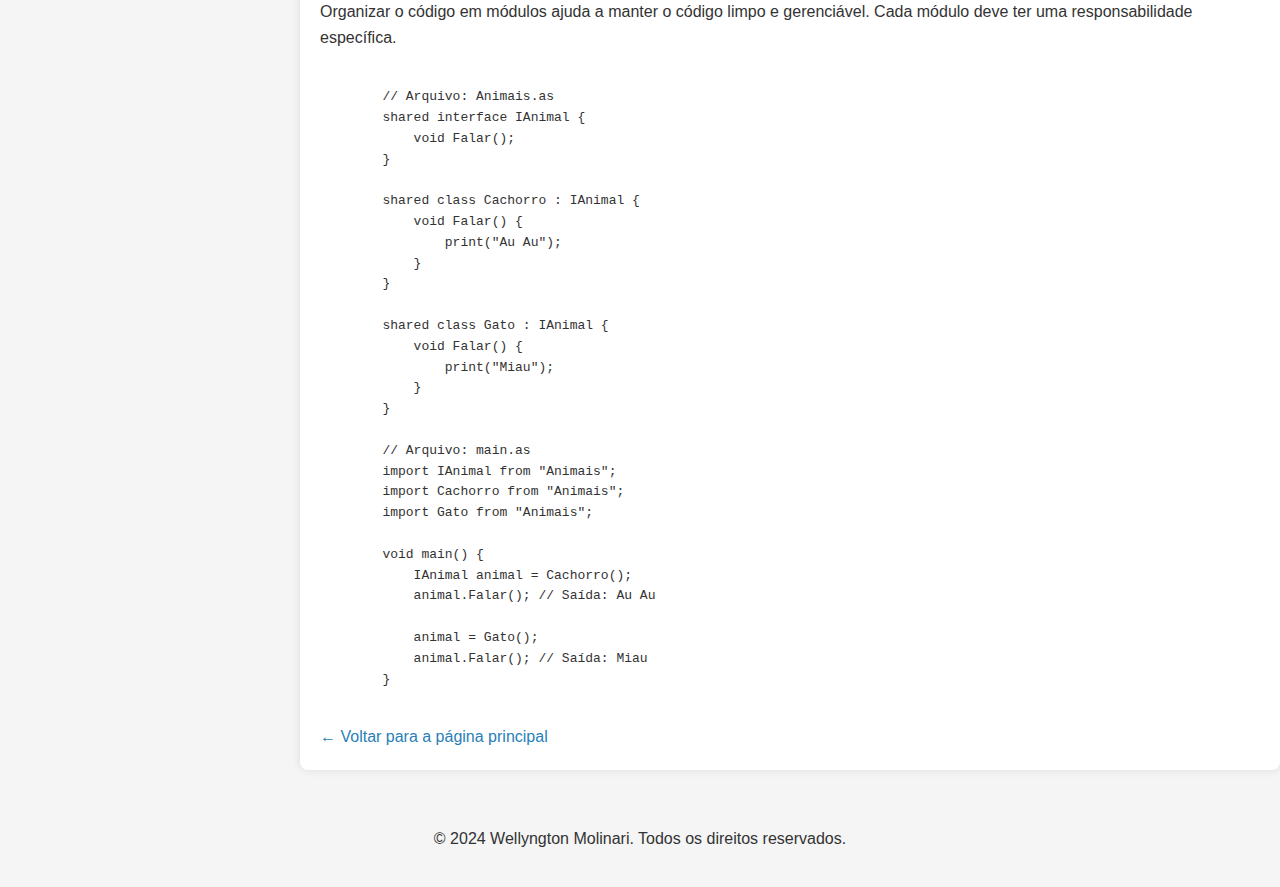
<file: interfaces.html>
<!DOCTYPE html>
<html lang="pt-BR">
<head>
    <meta charset="UTF-8">
    <meta name="viewport" content="width=device-width, initial-scale=1.0">
    <title>Curso de AngelScript</title>
    <link rel="stylesheet" href="styles.css">
    <link rel="icon" href="imagens/angelscriptimage.png" type="image/x-icon">
</head>
<body>
    <!-- Botão para alternar entre modos claro e escuro -->
    <button class="dark-mode-toggle" id="dark-mode-toggle">🌙</button>

    <!-- Botão de Toggle para a Sidebar -->
    <button class="toggle-btn" id="toggle-sidebar">☰ Menu</button>
    
    <!-- Sidebar -->
    <div class="sidebar" id="sidebar">
        <h3>
            Navegação do Curso
            <button class="hide-sidebar-btn" id="hide-sidebar">&lt;</button>
        </h3>
        <nav>
            <a href="#section1">O que é AngelScript?</a>
        </nav>
        <h3>Páginas Relacionadas</h3>
        <a href="index.html">Início</a>
        <a href="https://github.com/WellyngtonMolinari" target="_blank">Meu Github</a>
    </div>

    <!-- Conteúdo Principal -->
    <div class="container" id="main-content">
        <h1>Curso de AngelScript</h1>

        <!-- Espaço para a imagem -->
        <div class="image-container">
            <img src="imagens/angelscriptimage.png" alt="Imagem do Curso">
        </div>

        <!-- Seção 8: Interfaces e Módulos -->
        <section>
            <h2 id="interfaces">Módulo 8: Interfaces e Módulos</h2>
            <p>Aprenda sobre a modularização e interfaces em AngelScript.</p>

            <!-- Definição e uso de interfaces -->
            <h3>Definição e uso de interfaces</h3>
            <p>Interfaces são contratos que definem métodos que devem ser implementados por classes. Elas são úteis para garantir que diferentes classes implementem métodos específicos de maneira consistente.</p>
            <pre><code class="language-angelscript">
        interface IAnimal {
            void Falar();
        }

        class Cachorro : IAnimal {
            void Falar() {
                print("Au Au");
            }
        }

        class Gato : IAnimal {
            void Falar() {
                print("Miau");
            }
        }
            </code></pre>
            <p>Exemplo de uso de interfaces:</p>
            <pre><code class="language-angelscript">
        IAnimal animal = Cachorro();
        animal.Falar(); // Saída: Au Au

        animal = Gato();
        animal.Falar(); // Saída: Miau
            </code></pre>

            <!-- Criação e uso de módulos -->
            <h3>Criação e uso de módulos</h3>
            <p>Módulos permitem a divisão do código em partes menores e reutilizáveis. Eles são úteis para organizar e manter o código.</p>
            <pre><code class="language-angelscript">
        // Definindo um módulo (arquivo .as)
        shared void MinhaFuncao() {
            print("Função em um módulo!");
        }
            </code></pre>
            <p>Exemplo de uso de módulos:</p>
            <pre><code class="language-angelscript">
        // Importando e usando um módulo
        import void MinhaFuncao() from "MeuModulo";

        void main() {
            MinhaFuncao(); // Saída: Função em um módulo!
        }
            </code></pre>

            <!-- Organização de código em módulos -->
            <h3>Organização de código em módulos</h3>
            <p>Organizar o código em módulos ajuda a manter o código limpo e gerenciável. Cada módulo deve ter uma responsabilidade específica.</p>
            <pre><code class="language-angelscript">
        // Arquivo: Animais.as
        shared interface IAnimal {
            void Falar();
        }

        shared class Cachorro : IAnimal {
            void Falar() {
                print("Au Au");
            }
        }

        shared class Gato : IAnimal {
            void Falar() {
                print("Miau");
            }
        }

        // Arquivo: main.as
        import IAnimal from "Animais";
        import Cachorro from "Animais";
        import Gato from "Animais";

        void main() {
            IAnimal animal = Cachorro();
            animal.Falar(); // Saída: Au Au

            animal = Gato();
            animal.Falar(); // Saída: Miau
        }
            </code></pre>
        </section>

        <!-- Link de Retorno -->
        <a href="index.html">← Voltar para a página principal</a>
        
    </div>

    <footer>
        <p>&copy; 2024 Wellyngton Molinari. Todos os direitos reservados.</p>
    </footer>

    <script src="scripts.js"></script>
</body>
</html>
</file>
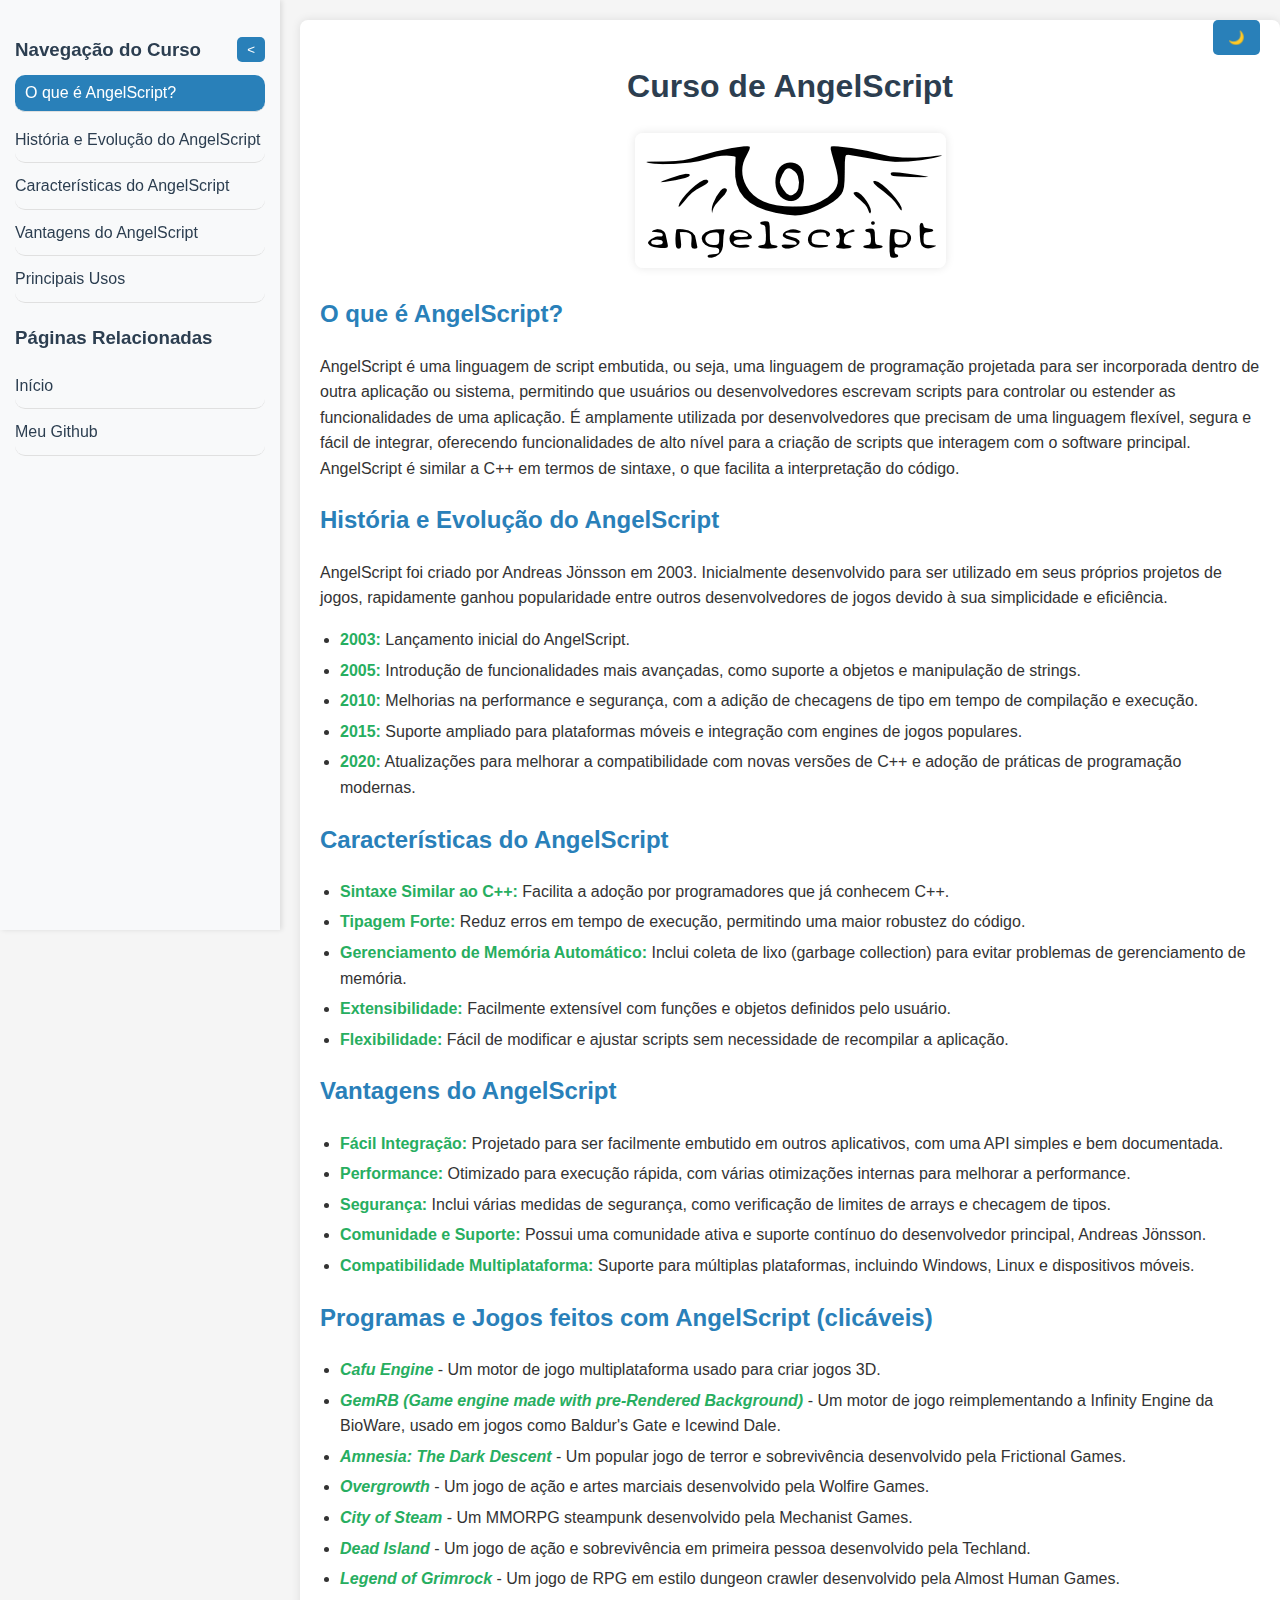
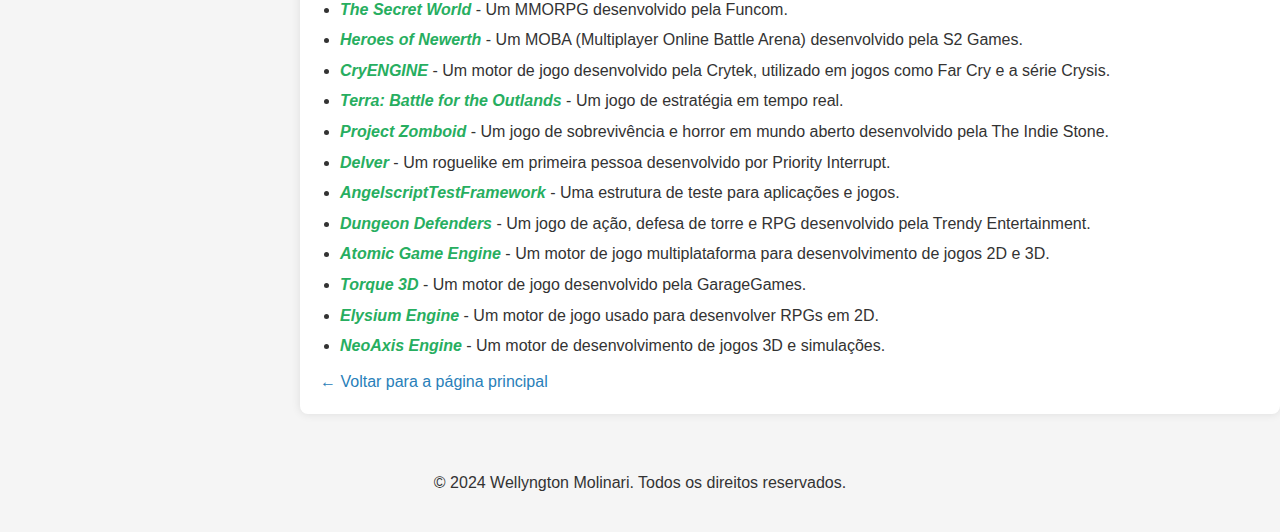
<file: introducao.html>
<!DOCTYPE html>
<html lang="pt-BR">
<head>
    <meta charset="UTF-8">
    <meta name="viewport" content="width=device-width, initial-scale=1.0">
    <title>Curso de AngelScript</title>
    <link rel="stylesheet" href="styles.css">
    <link rel="icon" href="imagens/angelscriptimage.png" type="image/x-icon">
</head>
<body>
    <!-- Botão para alternar entre modos claro e escuro -->
    <button class="dark-mode-toggle" id="dark-mode-toggle">🌙</button>

    <!-- Botão de Toggle para a Sidebar -->
    <button class="toggle-btn" id="toggle-sidebar">☰ Menu</button>
    
    <!-- Sidebar -->
    <div class="sidebar" id="sidebar">
        <h3>
            Navegação do Curso
            <button class="hide-sidebar-btn" id="hide-sidebar">&lt;</button>
        </h3>
        <nav>
            <a href="#section1">O que é AngelScript?</a>
            <a href="#section2">História e Evolução do AngelScript</a>
            <a href="#section3">Características do AngelScript</a>
            <a href="#section4">Vantagens do AngelScript</a>
            <a href="#section5">Principais Usos</a>
        </nav>
        <h3>Páginas Relacionadas</h3>
        <a href="index.html">Início</a>
        <a href="https://github.com/WellyngtonMolinari" target="_blank">Meu Github</a>
    </div>

    <!-- Conteúdo Principal -->
    <div class="container" id="main-content">
        <h1>Curso de AngelScript</h1>

        <!-- Espaço para a imagem -->
        <div class="image-container">
            <img src="imagens/angelscriptimage.png" alt="Imagem do Curso">
        </div>

        <!-- Seção 1 -->
        <section>
            <h2 id="section1">O que é AngelScript?</h2>
            <p>AngelScript é uma linguagem de script embutida, ou seja, uma linguagem de programação projetada para ser incorporada dentro de outra aplicação ou sistema, permitindo que usuários ou desenvolvedores escrevam scripts para controlar ou estender as funcionalidades de uma aplicação. É amplamente utilizada por desenvolvedores que precisam de uma linguagem flexível, segura e fácil de integrar, oferecendo funcionalidades de alto nível para a criação de scripts que interagem com o software principal. AngelScript é similar a C++ em termos de sintaxe, o que facilita a interpretação do código.</p>
        </section>

        <!-- Seção 2 -->
        <section>
            <h2 id="section2">História e Evolução do AngelScript</h2>
            <p>AngelScript foi criado por Andreas Jönsson em 2003. Inicialmente desenvolvido para ser utilizado em seus próprios projetos de jogos, rapidamente ganhou popularidade entre outros desenvolvedores de jogos devido à sua simplicidade e eficiência.</p>
            <ul>
                <li><strong>2003:</strong> Lançamento inicial do AngelScript.</li>
                <li><strong>2005:</strong> Introdução de funcionalidades mais avançadas, como suporte a objetos e manipulação de strings.</li>
                <li><strong>2010:</strong> Melhorias na performance e segurança, com a adição de checagens de tipo em tempo de compilação e execução.</li>
                <li><strong>2015:</strong> Suporte ampliado para plataformas móveis e integração com engines de jogos populares.</li>
                <li><strong>2020:</strong> Atualizações para melhorar a compatibilidade com novas versões de C++ e adoção de práticas de programação modernas.</li>
            </ul>
        </section>

        <!-- Seção 3 -->
        <section>
            <h2 id="section3">Características do AngelScript</h2>
            <ul>
                <li><strong>Sintaxe Similar ao C++:</strong> Facilita a adoção por programadores que já conhecem C++.</li>
                <li><strong>Tipagem Forte:</strong> Reduz erros em tempo de execução, permitindo uma maior robustez do código.</li>
                <li><strong>Gerenciamento de Memória Automático:</strong> Inclui coleta de lixo (garbage collection) para evitar problemas de gerenciamento de memória.</li>
                <li><strong>Extensibilidade:</strong> Facilmente extensível com funções e objetos definidos pelo usuário.</li>
                <li><strong>Flexibilidade:</strong> Fácil de modificar e ajustar scripts sem necessidade de recompilar a aplicação.</li>
            </ul>
        </section>

        <!-- Seção 4 -->
        <section>
            <h2 id="section4">Vantagens do AngelScript</h2>
            <ul>
                <li><strong>Fácil Integração:</strong> Projetado para ser facilmente embutido em outros aplicativos, com uma API simples e bem documentada.</li>
                <li><strong>Performance:</strong> Otimizado para execução rápida, com várias otimizações internas para melhorar a performance.</li>
                <li><strong>Segurança:</strong> Inclui várias medidas de segurança, como verificação de limites de arrays e checagem de tipos.</li>
                <li><strong>Comunidade e Suporte:</strong> Possui uma comunidade ativa e suporte contínuo do desenvolvedor principal, Andreas Jönsson.</li>
                <li><strong>Compatibilidade Multiplataforma:</strong> Suporte para múltiplas plataformas, incluindo Windows, Linux e dispositivos móveis.</li>
            </ul>
        </section>

        <!-- Seção 5 -->
        <section>
            <h2 id="section5">Programas e Jogos feitos com AngelScript (clicáveis)</h2>
            <ul>
                <li><a href="https://www.cafu.de/" target="_blank"><strong><i>Cafu Engine</i></strong></a> - Um motor de jogo multiplataforma usado para criar jogos 3D.</li>
                <li><a href="https://gemrb.github.io/" target="_blank"><strong><i>GemRB (Game engine made with pre-Rendered Background)</i></strong></a> - Um motor de jogo reimplementando a Infinity Engine da BioWare, usado em jogos como Baldur's Gate e Icewind Dale.</li>
                <li><a href="https://www.amnesiagame.com/" target="_blank"><strong><i>Amnesia: The Dark Descent</i></strong></a> - Um popular jogo de terror e sobrevivência desenvolvido pela Frictional Games.</li>
                <li><a href="https://www.wolfire.com/overgrowth" target="_blank"><strong><i>Overgrowth</i></strong></a> - Um jogo de ação e artes marciais desenvolvido pela Wolfire Games.</li>
                <li><a href="https://www.cityofsteam.com/" target="_blank"><strong><i>City of Steam</i></strong></a> - Um MMORPG steampunk desenvolvido pela Mechanist Games.</li>
                <li><a href="https://deadisland.deepsilver.com/" target="_blank"><strong><i>Dead Island</i></strong></a> - Um jogo de ação e sobrevivência em primeira pessoa desenvolvido pela Techland.</li>
                <li><a href="https://www.grimrock.net/" target="_blank"><strong><i>Legend of Grimrock</i></strong></a> - Um jogo de RPG em estilo dungeon crawler desenvolvido pela Almost Human Games.</li>
                <li><a href="https://www.secretworldlegends.com/" target="_blank"><strong><i>The Secret World</i></strong></a> - Um MMORPG desenvolvido pela Funcom.</li>
                <li><a href="https://www.heroesofnewerth.com/" target="_blank"><strong><i>Heroes of Newerth</i></strong></a> - Um MOBA (Multiplayer Online Battle Arena) desenvolvido pela S2 Games.</li>
                <li><a href="https://www.cryengine.com/" target="_blank"><strong><i>CryENGINE</i></strong></a> - Um motor de jogo desenvolvido pela Crytek, utilizado em jogos como Far Cry e a série Crysis.</li>
                <li><a href="http://www.indiedb.com/games/terra-battle-for-the-outlands" target="_blank"><strong><i>Terra: Battle for the Outlands</i></strong></a> - Um jogo de estratégia em tempo real.</li>
                <li><a href="https://projectzomboid.com/blog/" target="_blank"><strong><i>Project Zomboid</i></strong></a> - Um jogo de sobrevivência e horror em mundo aberto desenvolvido pela The Indie Stone.</li>
                <li><a href="https://store.steampowered.com/app/249630/Delver/" target="_blank"><strong><i>Delver</i></strong></a> - Um roguelike em primeira pessoa desenvolvido por Priority Interrupt.</li>
                <li><a href="https://github.com/steffex/AngelscriptTestFramework" target="_blank"><strong><i>AngelscriptTestFramework</i></strong></a> - Uma estrutura de teste para aplicações e jogos.</li>
                <li><a href="https://dungeondefenders.com/" target="_blank"><strong><i>Dungeon Defenders</i></strong></a> - Um jogo de ação, defesa de torre e RPG desenvolvido pela Trendy Entertainment.</li>
                <li><a href="https://atomicgameengine.com/" target="_blank"><strong><i>Atomic Game Engine</i></strong></a> - Um motor de jogo multiplataforma para desenvolvimento de jogos 2D e 3D.</li>
                <li><a href="http://torque3d.org/" target="_blank"><strong><i>Torque 3D</i></strong></a> - Um motor de jogo desenvolvido pela GarageGames.</li>
                <li><a href="https://www.eclipseorigins.com/elusion" target="_blank"><strong><i>Elysium Engine</i></strong></a> - Um motor de jogo usado para desenvolver RPGs em 2D.</li>
                <li><a href="https://www.neoaxis.com/" target="_blank"><strong><i>NeoAxis Engine</i></strong></a> - Um motor de desenvolvimento de jogos 3D e simulações.</li>
            </ul>
        </section>

        <!-- Link de Retorno -->
        <a href="index.html">← Voltar para a página principal</a>
        
    </div>

    <footer>
        <p>&copy; 2024 Wellyngton Molinari. Todos os direitos reservados.</p>
    </footer>

    <script src="scripts.js"></script>
</body>
</html>
</file>
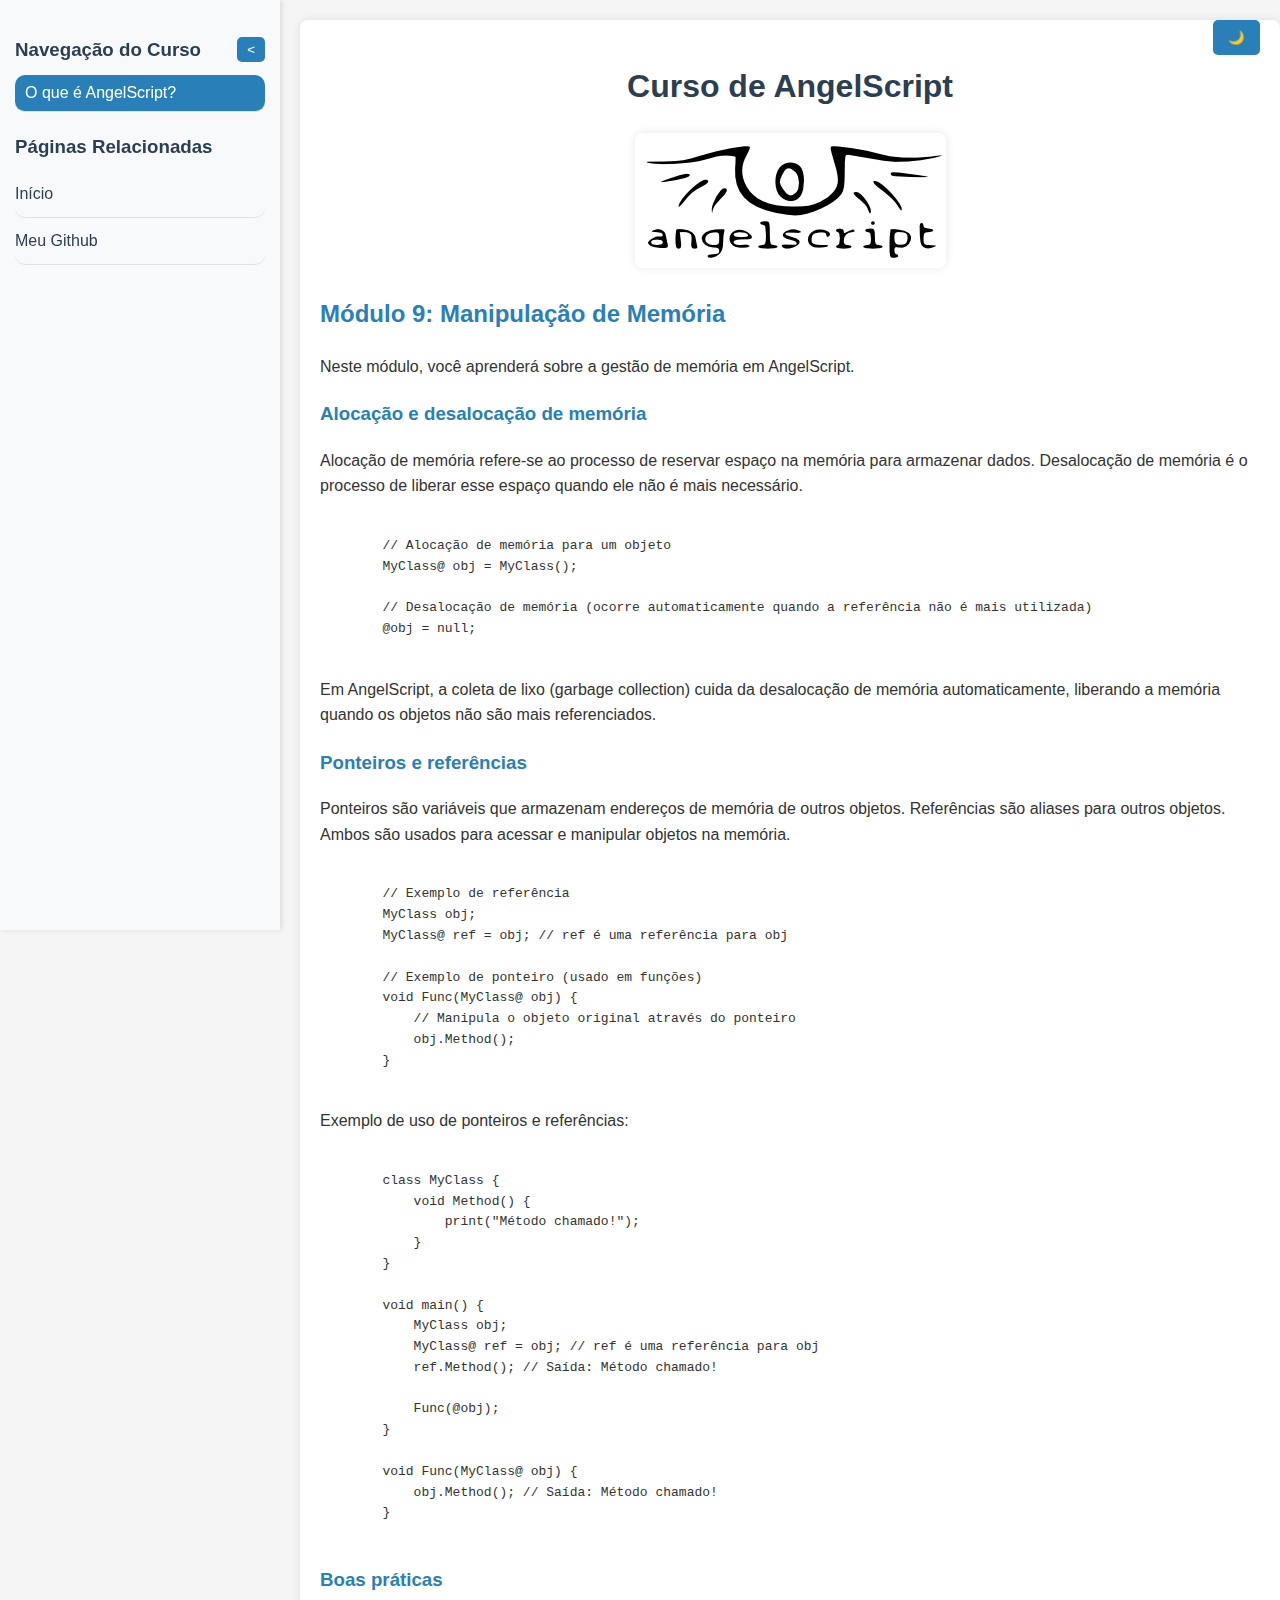
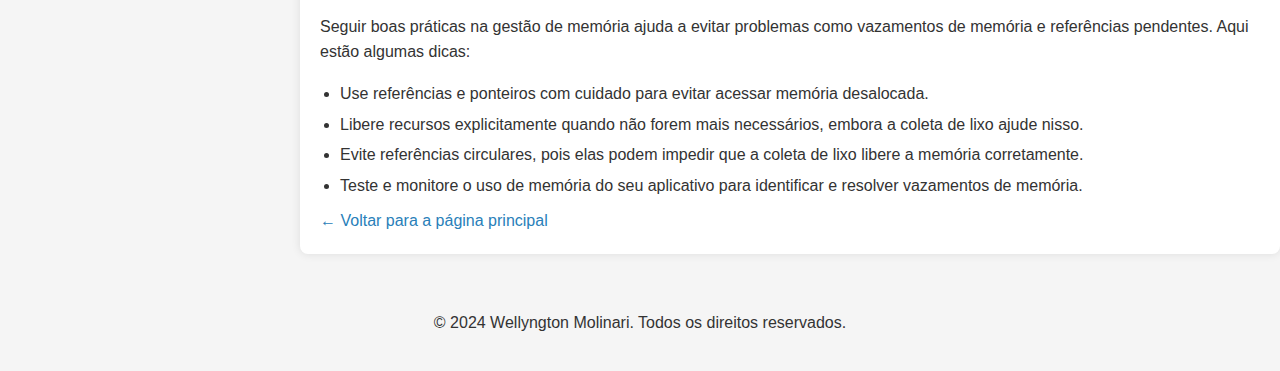
<file: memoria.html>
<!DOCTYPE html>
<html lang="pt-BR">
<head>
    <meta charset="UTF-8">
    <meta name="viewport" content="width=device-width, initial-scale=1.0">
    <title>Curso de AngelScript</title>
    <link rel="stylesheet" href="styles.css">
    <link rel="icon" href="imagens/angelscriptimage.png" type="image/x-icon">
</head>
<body>
    <!-- Botão para alternar entre modos claro e escuro -->
    <button class="dark-mode-toggle" id="dark-mode-toggle">🌙</button>

    <!-- Botão de Toggle para a Sidebar -->
    <button class="toggle-btn" id="toggle-sidebar">☰ Menu</button>
    
    <!-- Sidebar -->
    <div class="sidebar" id="sidebar">
        <h3>
            Navegação do Curso
            <button class="hide-sidebar-btn" id="hide-sidebar">&lt;</button>
        </h3>
        <nav>
            <a href="#section1">O que é AngelScript?</a>
        </nav>
        <h3>Páginas Relacionadas</h3>
        <a href="index.html">Início</a>
        <a href="https://github.com/WellyngtonMolinari" target="_blank">Meu Github</a>
    </div>

    <!-- Conteúdo Principal -->
    <div class="container" id="main-content">
        <h1>Curso de AngelScript</h1>

        <!-- Espaço para a imagem -->
        <div class="image-container">
            <img src="imagens/angelscriptimage.png" alt="Imagem do Curso">
        </div>

        <!-- Seção 9: Manipulação de Memória -->
        <section>
            <h2 id="memoria">Módulo 9: Manipulação de Memória</h2>
            <p>Neste módulo, você aprenderá sobre a gestão de memória em AngelScript.</p>

            <!-- Alocação e desalocação de memória -->
            <h3>Alocação e desalocação de memória</h3>
            <p>Alocação de memória refere-se ao processo de reservar espaço na memória para armazenar dados. Desalocação de memória é o processo de liberar esse espaço quando ele não é mais necessário.</p>
            <pre><code class="language-angelscript">
        // Alocação de memória para um objeto
        MyClass@ obj = MyClass();

        // Desalocação de memória (ocorre automaticamente quando a referência não é mais utilizada)
        @obj = null;
            </code></pre>
            <p>Em AngelScript, a coleta de lixo (garbage collection) cuida da desalocação de memória automaticamente, liberando a memória quando os objetos não são mais referenciados.</p>

            <!-- Ponteiros e referências -->
            <h3>Ponteiros e referências</h3>
            <p>Ponteiros são variáveis que armazenam endereços de memória de outros objetos. Referências são aliases para outros objetos. Ambos são usados para acessar e manipular objetos na memória.</p>
            <pre><code class="language-angelscript">
        // Exemplo de referência
        MyClass obj;
        MyClass@ ref = obj; // ref é uma referência para obj

        // Exemplo de ponteiro (usado em funções)
        void Func(MyClass@ obj) {
            // Manipula o objeto original através do ponteiro
            obj.Method();
        }
            </code></pre>
            <p>Exemplo de uso de ponteiros e referências:</p>
            <pre><code class="language-angelscript">
        class MyClass {
            void Method() {
                print("Método chamado!");
            }
        }

        void main() {
            MyClass obj;
            MyClass@ ref = obj; // ref é uma referência para obj
            ref.Method(); // Saída: Método chamado!

            Func(@obj);
        }

        void Func(MyClass@ obj) {
            obj.Method(); // Saída: Método chamado!
        }
            </code></pre>

            <!-- Boas práticas -->
            <h3>Boas práticas</h3>
            <p>Seguir boas práticas na gestão de memória ajuda a evitar problemas como vazamentos de memória e referências pendentes. Aqui estão algumas dicas:</p>
            <ul>
                <li>Use referências e ponteiros com cuidado para evitar acessar memória desalocada.</li>
                <li>Libere recursos explicitamente quando não forem mais necessários, embora a coleta de lixo ajude nisso.</li>
                <li>Evite referências circulares, pois elas podem impedir que a coleta de lixo libere a memória corretamente.</li>
                <li>Teste e monitore o uso de memória do seu aplicativo para identificar e resolver vazamentos de memória.</li>
            </ul>
        </section>


        <!-- Link de Retorno -->
        <a href="index.html">← Voltar para a página principal</a>
        
    </div>

    <footer>
        <p>&copy; 2024 Wellyngton Molinari. Todos os direitos reservados.</p>
    </footer>

    <script src="scripts.js"></script>
</body>
</html>
</file>
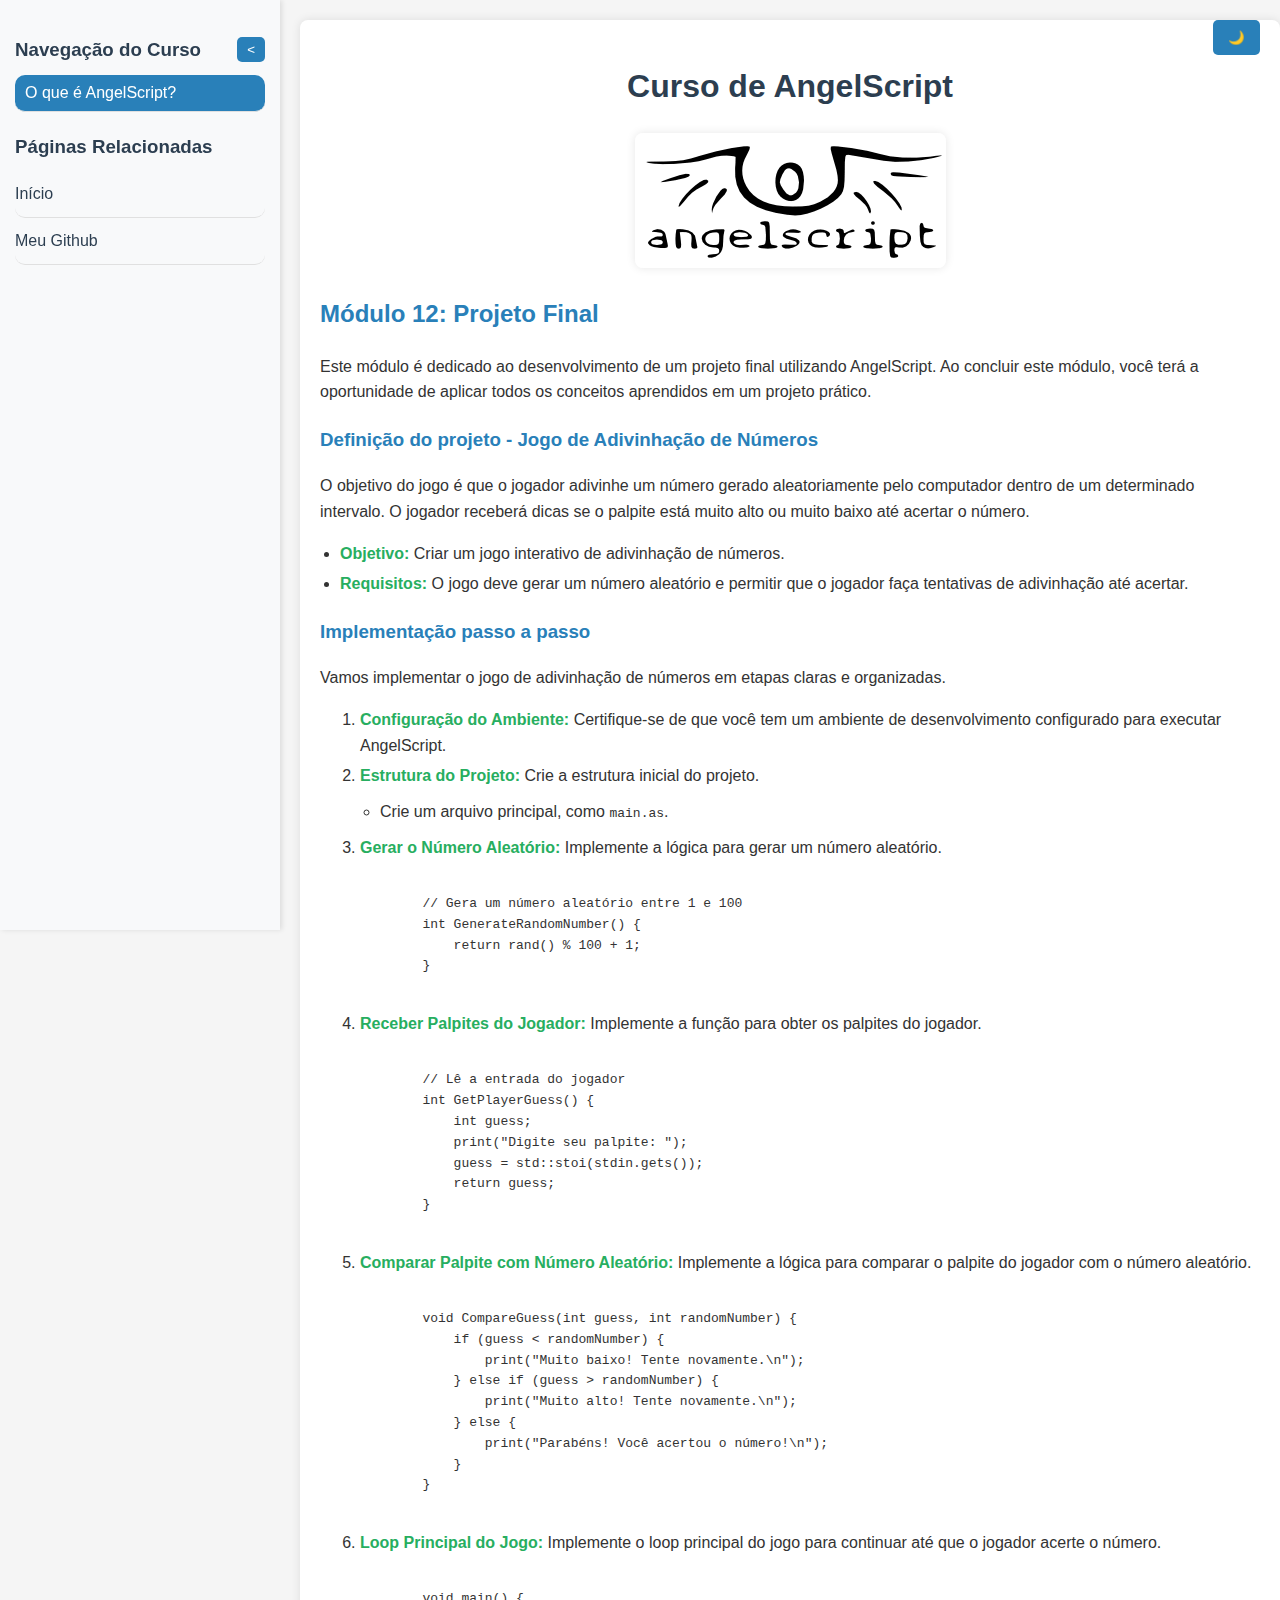
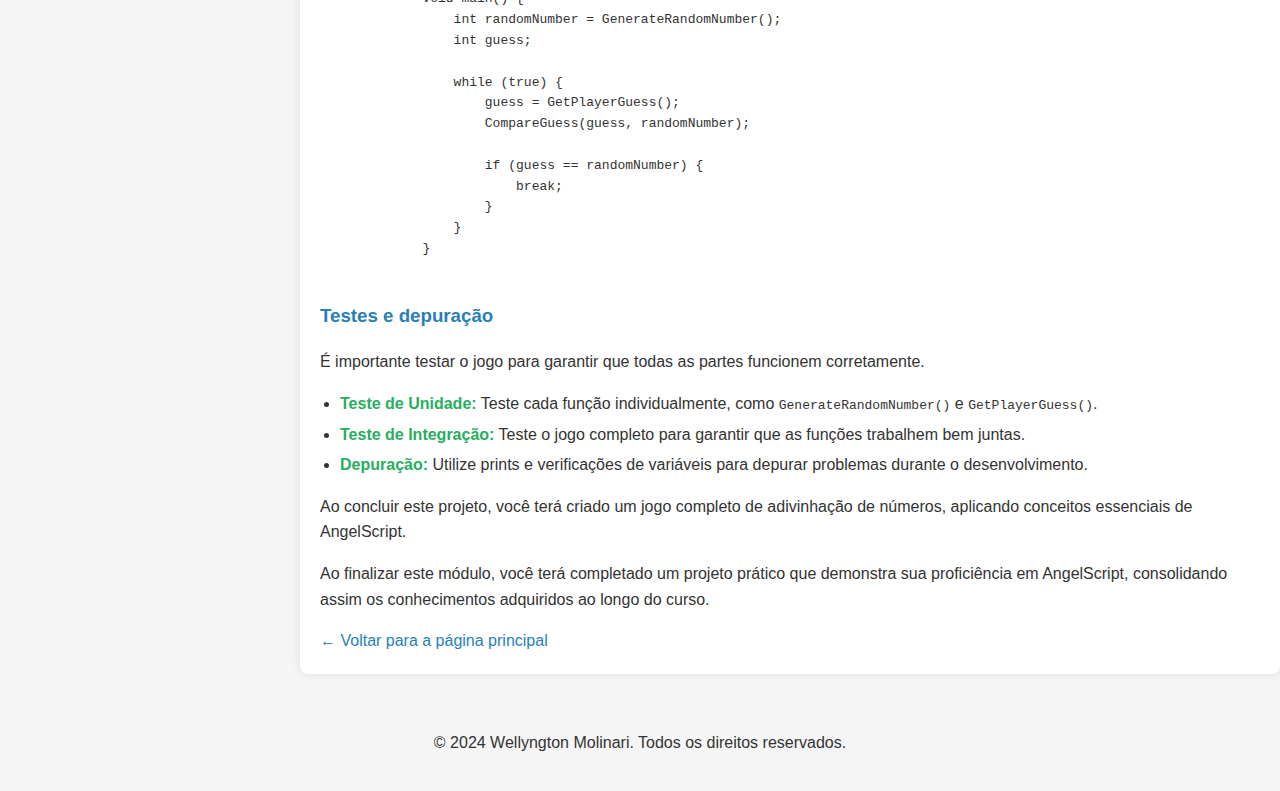
<file: projetofinal.html>
<!DOCTYPE html>
<html lang="pt-BR">
<head>
    <meta charset="UTF-8">
    <meta name="viewport" content="width=device-width, initial-scale=1.0">
    <title>Curso de AngelScript</title>
    <link rel="stylesheet" href="styles.css">
    <link rel="icon" href="imagens/angelscriptimage.png" type="image/x-icon">
</head>
<body>
    <!-- Botão para alternar entre modos claro e escuro -->
    <button class="dark-mode-toggle" id="dark-mode-toggle">🌙</button>

    <!-- Botão de Toggle para a Sidebar -->
    <button class="toggle-btn" id="toggle-sidebar">☰ Menu</button>
    
    <!-- Sidebar -->
    <div class="sidebar" id="sidebar">
        <h3>
            Navegação do Curso
            <button class="hide-sidebar-btn" id="hide-sidebar">&lt;</button>
        </h3>
        <nav>
            <a href="#section1">O que é AngelScript?</a>
        </nav>
        <h3>Páginas Relacionadas</h3>
        <a href="index.html">Início</a>
        <a href="https://github.com/WellyngtonMolinari" target="_blank">Meu Github</a>
    </div>

    <!-- Conteúdo Principal -->
    <div class="container" id="main-content">
        <h1>Curso de AngelScript</h1>

        <!-- Espaço para a imagem -->
        <div class="image-container">
            <img src="imagens/angelscriptimage.png" alt="Imagem do Curso">
        </div>

        <section>
            <h2 id="projeto">Módulo 12: Projeto Final</h2>
            <p>Este módulo é dedicado ao desenvolvimento de um projeto final utilizando AngelScript. Ao concluir este módulo, você terá a oportunidade de aplicar todos os conceitos aprendidos em um projeto prático.</p>
        

            <!-- Definição do projeto -->
            <h3>Definição do projeto - Jogo de Adivinhação de Números</h3>
            <p>O objetivo do jogo é que o jogador adivinhe um número gerado aleatoriamente pelo computador dentro de um determinado intervalo. O jogador receberá dicas se o palpite está muito alto ou muito baixo até acertar o número.</p>
            <ul>
                <li><strong>Objetivo:</strong> Criar um jogo interativo de adivinhação de números.</li>
                <li><strong>Requisitos:</strong> O jogo deve gerar um número aleatório e permitir que o jogador faça tentativas de adivinhação até acertar.</li>
            </ul>

            <!-- Implementação passo a passo -->
            <h3>Implementação passo a passo</h3>
            <p>Vamos implementar o jogo de adivinhação de números em etapas claras e organizadas.</p>
            <ol>
                <li><strong>Configuração do Ambiente:</strong> Certifique-se de que você tem um ambiente de desenvolvimento configurado para executar AngelScript.</li>
                
                <li><strong>Estrutura do Projeto:</strong> Crie a estrutura inicial do projeto.
                    <ul>
                        <li>Crie um arquivo principal, como <code>main.as</code>.</li>
                    </ul>
                </li>

                <li><strong>Gerar o Número Aleatório:</strong> Implemente a lógica para gerar um número aleatório.
                    <pre><code class="language-angelscript">
        // Gera um número aleatório entre 1 e 100
        int GenerateRandomNumber() {
            return rand() % 100 + 1;
        }
                    </code></pre>
                </li>

                <li><strong>Receber Palpites do Jogador:</strong> Implemente a função para obter os palpites do jogador.
                    <pre><code class="language-angelscript">
        // Lê a entrada do jogador
        int GetPlayerGuess() {
            int guess;
            print("Digite seu palpite: ");
            guess = std::stoi(stdin.gets());
            return guess;
        }
                    </code></pre>
                </li>

                <li><strong>Comparar Palpite com Número Aleatório:</strong> Implemente a lógica para comparar o palpite do jogador com o número aleatório.
                    <pre><code class="language-angelscript">
        void CompareGuess(int guess, int randomNumber) {
            if (guess < randomNumber) {
                print("Muito baixo! Tente novamente.\n");
            } else if (guess > randomNumber) {
                print("Muito alto! Tente novamente.\n");
            } else {
                print("Parabéns! Você acertou o número!\n");
            }
        }
                    </code></pre>
                </li>

                <li><strong>Loop Principal do Jogo:</strong> Implemente o loop principal do jogo para continuar até que o jogador acerte o número.
                    <pre><code class="language-angelscript">
        void main() {
            int randomNumber = GenerateRandomNumber();
            int guess;
            
            while (true) {
                guess = GetPlayerGuess();
                CompareGuess(guess, randomNumber);
                
                if (guess == randomNumber) {
                    break;
                }
            }
        }
                    </code></pre>
                </li>
            </ol>

            <!-- Testes e depuração -->
            <h3>Testes e depuração</h3>
            <p>É importante testar o jogo para garantir que todas as partes funcionem corretamente.</p>
            <ul>
                <li><strong>Teste de Unidade:</strong> Teste cada função individualmente, como <code>GenerateRandomNumber()</code> e <code>GetPlayerGuess()</code>.</li>
                <li><strong>Teste de Integração:</strong> Teste o jogo completo para garantir que as funções trabalhem bem juntas.</li>
                <li><strong>Depuração:</strong> Utilize prints e verificações de variáveis para depurar problemas durante o desenvolvimento.</li>
            </ul>

            <p>Ao concluir este projeto, você terá criado um jogo completo de adivinhação de números, aplicando conceitos essenciais de AngelScript.</p>
        
            <p>Ao finalizar este módulo, você terá completado um projeto prático que demonstra sua proficiência em AngelScript, consolidando assim os conhecimentos adquiridos ao longo do curso.</p>
        </section>
        


        <!-- Link de Retorno -->
        <a href="index.html">← Voltar para a página principal</a>
        
    </div>

    <footer>
        <p>&copy; 2024 Wellyngton Molinari. Todos os direitos reservados.</p>
    </footer>

    <script src="scripts.js"></script>
</body>
</html>
</file>
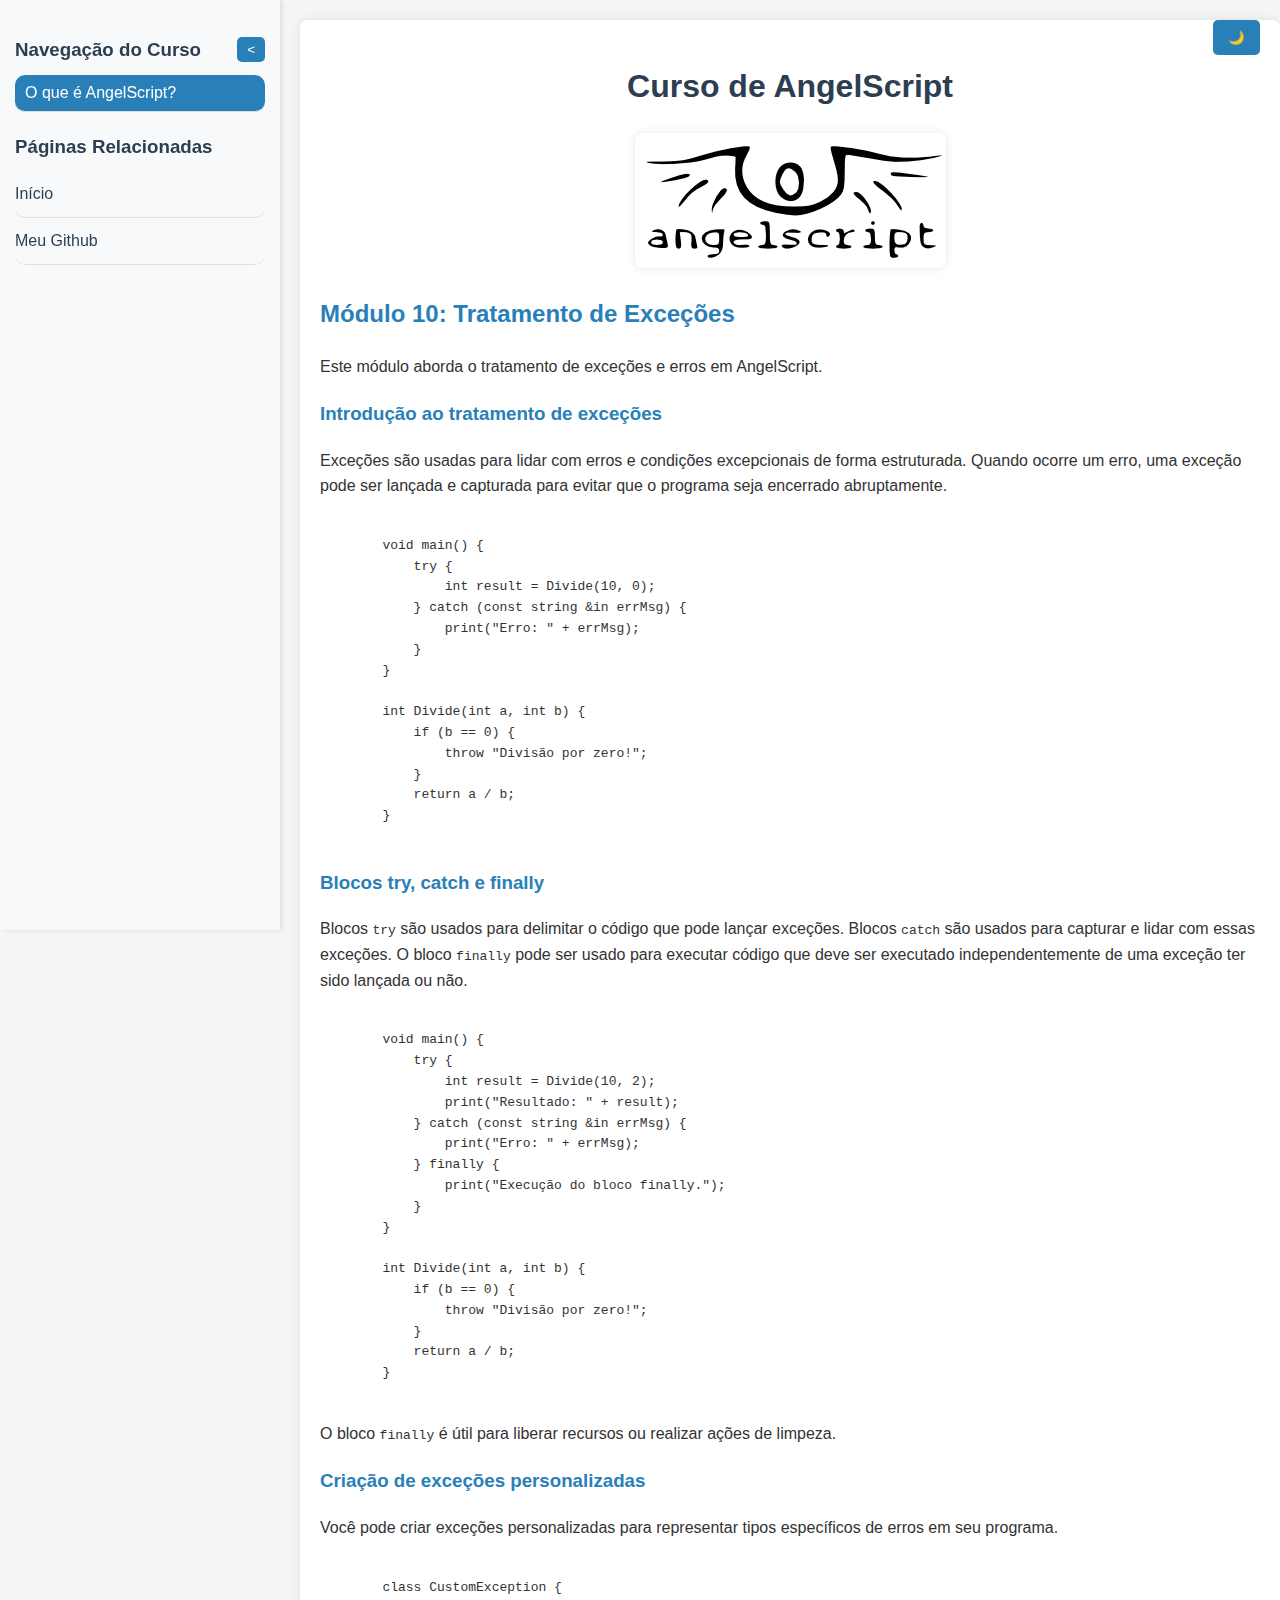
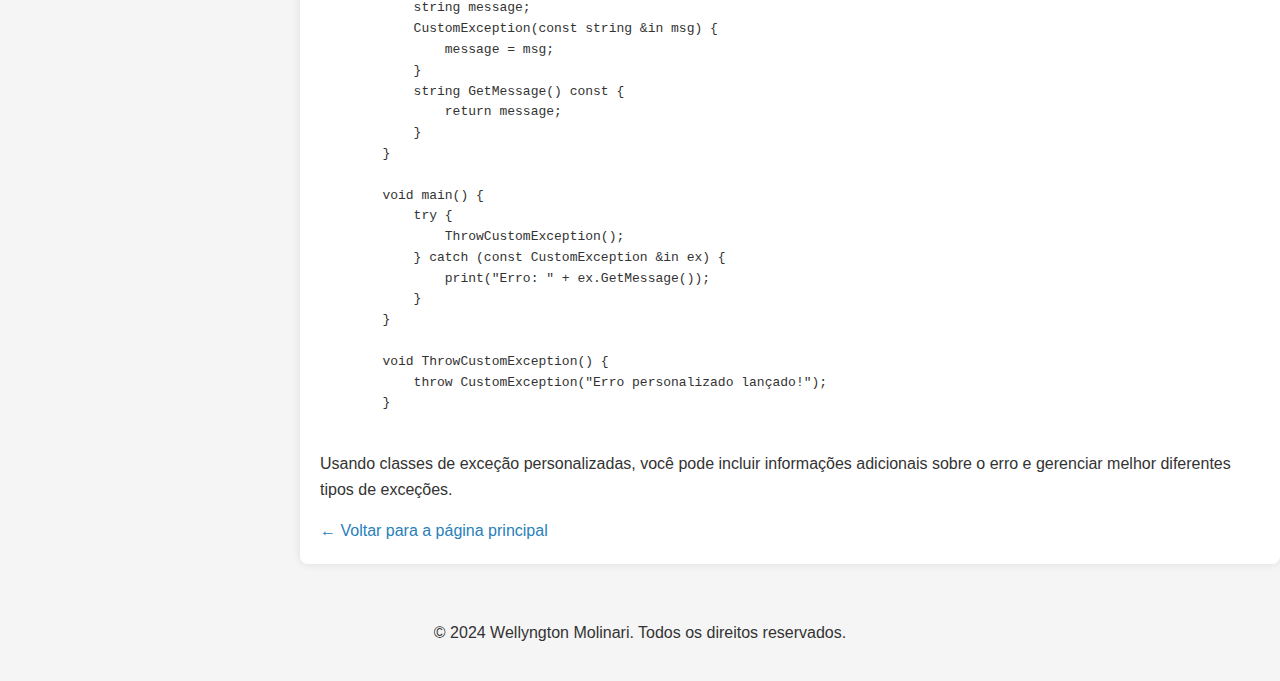
<file: tratamentos.html>
<!DOCTYPE html>
<html lang="pt-BR">
<head>
    <meta charset="UTF-8">
    <meta name="viewport" content="width=device-width, initial-scale=1.0">
    <title>Curso de AngelScript</title>
    <link rel="stylesheet" href="styles.css">
    <link rel="icon" href="imagens/angelscriptimage.png" type="image/x-icon">
</head>
<body>
    <!-- Botão para alternar entre modos claro e escuro -->
    <button class="dark-mode-toggle" id="dark-mode-toggle">🌙</button>

    <!-- Botão de Toggle para a Sidebar -->
    <button class="toggle-btn" id="toggle-sidebar">☰ Menu</button>
    
    <!-- Sidebar -->
    <div class="sidebar" id="sidebar">
        <h3>
            Navegação do Curso
            <button class="hide-sidebar-btn" id="hide-sidebar">&lt;</button>
        </h3>
        <nav>
            <a href="#section1">O que é AngelScript?</a>
        </nav>
        <h3>Páginas Relacionadas</h3>
        <a href="index.html">Início</a>
        <a href="https://github.com/WellyngtonMolinari" target="_blank">Meu Github</a>
    </div>

    <!-- Conteúdo Principal -->
    <div class="container" id="main-content">
        <h1>Curso de AngelScript</h1>

        <!-- Espaço para a imagem -->
        <div class="image-container">
            <img src="imagens/angelscriptimage.png" alt="Imagem do Curso">
        </div>

        <!-- Seção 10: Tratamento de Exceções -->
        <section>
            <h2 id="excecoes">Módulo 10: Tratamento de Exceções</h2>
            <p>Este módulo aborda o tratamento de exceções e erros em AngelScript.</p>

            <!-- Introdução ao tratamento de exceções -->
            <h3>Introdução ao tratamento de exceções</h3>
            <p>Exceções são usadas para lidar com erros e condições excepcionais de forma estruturada. Quando ocorre um erro, uma exceção pode ser lançada e capturada para evitar que o programa seja encerrado abruptamente.</p>
            <pre><code class="language-angelscript">
        void main() {
            try {
                int result = Divide(10, 0);
            } catch (const string &in errMsg) {
                print("Erro: " + errMsg);
            }
        }

        int Divide(int a, int b) {
            if (b == 0) {
                throw "Divisão por zero!";
            }
            return a / b;
        }
            </code></pre>

            <!-- Blocos try, catch e finally -->
            <h3>Blocos try, catch e finally</h3>
            <p>Blocos <code>try</code> são usados para delimitar o código que pode lançar exceções. Blocos <code>catch</code> são usados para capturar e lidar com essas exceções. O bloco <code>finally</code> pode ser usado para executar código que deve ser executado independentemente de uma exceção ter sido lançada ou não.</p>
            <pre><code class="language-angelscript">
        void main() {
            try {
                int result = Divide(10, 2);
                print("Resultado: " + result);
            } catch (const string &in errMsg) {
                print("Erro: " + errMsg);
            } finally {
                print("Execução do bloco finally.");
            }
        }

        int Divide(int a, int b) {
            if (b == 0) {
                throw "Divisão por zero!";
            }
            return a / b;
        }
            </code></pre>
            <p>O bloco <code>finally</code> é útil para liberar recursos ou realizar ações de limpeza.</p>

            <!-- Criação de exceções personalizadas -->
            <h3>Criação de exceções personalizadas</h3>
            <p>Você pode criar exceções personalizadas para representar tipos específicos de erros em seu programa.</p>
            <pre><code class="language-angelscript">
        class CustomException {
            string message;
            CustomException(const string &in msg) {
                message = msg;
            }
            string GetMessage() const {
                return message;
            }
        }

        void main() {
            try {
                ThrowCustomException();
            } catch (const CustomException &in ex) {
                print("Erro: " + ex.GetMessage());
            }
        }

        void ThrowCustomException() {
            throw CustomException("Erro personalizado lançado!");
        }
            </code></pre>
            <p>Usando classes de exceção personalizadas, você pode incluir informações adicionais sobre o erro e gerenciar melhor diferentes tipos de exceções.</p>
        </section>


        <!-- Link de Retorno -->
        <a href="index.html">← Voltar para a página principal</a>
        
    </div>

    <footer>
        <p>&copy; 2024 Wellyngton Molinari. Todos os direitos reservados.</p>
    </footer>

    <script src="scripts.js"></script>
</body>
</html>
</file>
<file: styles.css>
/* Estilos Gerais */
body {
    font-family: Arial, sans-serif;
    margin: 0;
    padding: 0;
    line-height: 1.6;
    background-color: #f5f5f5;
    color: #333;
    display: row;
    flex-direction: column;
    min-height: 100vh;
}

.wrapper {
    flex: 1;
    min-height: 100vh;
  }
  
footer {
    background-color: #f5f5f5;
    color: #333;
    padding: 20px;
    text-align: center;
    transition: background-color 0.3s, color 0.3s; /* Adiciona transição suave para mudanças */
}

/* Modo Escuro */
body.dark-mode footer {
    background-color: #232323;
    color: #e0e0e0;
}

body.dark-mode {
    background-color: #121212;
    color: #e0e0e0;
}

body.dark-mode .container {
    background-color: #1e1e1e;
    color: #e0e0e0;
}

body.dark-mode .sidebar {
    background-color: #232323;
    color: #e0e0e0;
}

body.dark-mode .sidebar a {
    color: #e0e0e0;
    border-bottom: 1px solid #333;
}

body.dark-mode .sidebar a:hover {
    background-color: #333;
    color: #fff;
}

body.dark-mode .sidebar a.active {
    background-color: #8d27ac;
    color: #fff;
}

body.dark-mode .toggle-btn, body.dark-mode .hide-sidebar-btn, body.dark-mode .dark-mode-toggle {
    background-color: #8d27ac;
    color: #e0e0e0;
}

body.dark-mode .dark-mode-toggle {
    background-color: #8d27ac;
    color: white;
}

/* Cabeçalhos */
h1 {
    color: #2c3e50;
    text-align: center;
    margin-bottom: 20px;
}

h2, h3 {
    color: #2980b9;
    margin-top: 20px;
}

/* Listas */
ul {
    margin: 10px 0;
    padding-left: 20px;
}

li {
    margin-bottom: 5px;
}

li strong {
    color: #27ae60;
}

ul ul {
    margin: 5px 0 10px 20px;
    padding-left: 20px;
    list-style-type: disc;
}

/* Estilo de Contêiner Principal */
.container {
    flex: 1;
    max-width: 1000px;
    margin: 20px auto;
    background-color: #fff;
    padding: 20px;
    border-radius: 8px;
    box-shadow: 0 0 10px rgba(0,0,0,0.1);
    transition: margin-left 0.3s, max-width 0.3s;
    margin-left: 300px; /* Aumentar margem para o conteúdo */
}

/* Links */
a {
    color: #2980b9;
    text-decoration: none;
}

a:hover {
    text-decoration: underline;
}

/* Estilo para Imagens */
.image-container {
    text-align: center;
    margin: 20px 0;
}

.image-container img {
    max-width: 100%;
    height: auto;
    border-radius: 8px;
    box-shadow: 0 0 10px rgba(0,0,0,0.1);
}

/* Estilo da Sidebar */
.sidebar {
    width: 250px;
    background-color: #f8f9fa;
    padding: 15px;
    box-shadow: 2px 0 5px rgba(0,0,0,0.1);
    position: fixed;
    height: 100%;
    overflow-y: auto;
    top: 0;
    left: 0;
    z-index: 1000;
    transition: transform 0.3s ease, width 0.3s ease;
}

/* Títulos na Sidebar */
.sidebar h3 {
    color: #2c3e50;
    margin-bottom: 10px;
    display: flex;
    align-items: center;
    justify-content: space-between;
}

/* Links na Sidebar */
.sidebar a {
    display: block;
    color: #2c3e50;
    text-decoration: none;
    padding: 10px 0;
    border-bottom: 1px solid #e0e0e0;
    transition: background .8s, color 0.3s;
    border-radius: 10px; /* Deixar o link com cantos arredondados */
}

.sidebar a:hover {
    background-color: #e0e0e0;
    color: #2980b9;
}

/* Link ativo na Sidebar */
.sidebar a.active {
    background-color: #2980b9; /* Cor de fundo para o link ativo */
    color: #fff; /* Cor do texto para o link ativo */
    border-radius: 10px; /* Deixar o link com cantos arredondados */
    padding: 5px 10px; /* Adicionar espaçamento ao redor do link */
    margin: 5px 0; /* Espaçamento entre os links */
}

/* Estilo do Botão de Toggle (Menu) */
.toggle-btn {
    position: fixed;
    top: 20px;
    left: 20px;
    background-color: #2980b9;
    color: white;
    border: none;
    padding: 10px 15px;
    cursor: pointer;
    border-radius: 5px;
    z-index: 1100;
    transition: background 0.3s;
    display: none; /* Inicialmente escondido no desktop */
}

.toggle-btn:hover {
    background-color: #216f94;
}

/* Estilo do Botão de Esconder a Sidebar ("<") */
.hide-sidebar-btn {
    background-color: #2980b9;
    color: white;
    border: none;
    padding: 5px 10px;
    cursor: pointer;
    border-radius: 5px;
    z-index: 1100;
    transition: background 0.3s;
    position: relative; 
}

.hide-sidebar-btn:hover {
    background-color: #216f94;
}

/* Estilo do Botão de Alternar Modo Escuro */
.dark-mode-toggle {
    position: absolute;
    top: 20px;
    right: 20px;
    background-color: #2980b9;
    color: white;
    border: none;
    padding: 10px 15px;
    cursor: pointer;
    border-radius: 5px;
    z-index: 1100;
    transition: background 0.3s;
}

.dark-mode-toggle:hover {
    background-color: #216f94;
}

/* Responsividade */
@media (max-width: 1000px) {
    .container {
        margin-left: 20px; /* Ajuste dinâmico da margem esquerda */
        max-width: calc(100% - 40px); /* Reduz a largura máxima considerando margens */
        padding-left: 20px;
        padding-right: 20px;
    }

    .sidebar {
        width: 250px; /* Largura original da sidebar */
    }

    .toggle-btn {
        z-index: 1200; /* Aumenta o z-index para que o botão fique acima da sidebar */
    }
}

@media (max-width: 600px) {
    body {
        flex-direction: column;
    }

    ul {
        padding-left: 15px;
    }

    ul ul {
        padding-left: 15px;
        margin-left: 10px;
    }

    .container {
        margin-top: 10px;
        padding: 10px;
    }
}

/* Estado da Sidebar Oculta */
.sidebar.hidden {
    transform: translateX(-100%);
}

.container.full-width {
    margin-left: 0;
    max-width: 100%;
}
</file>
